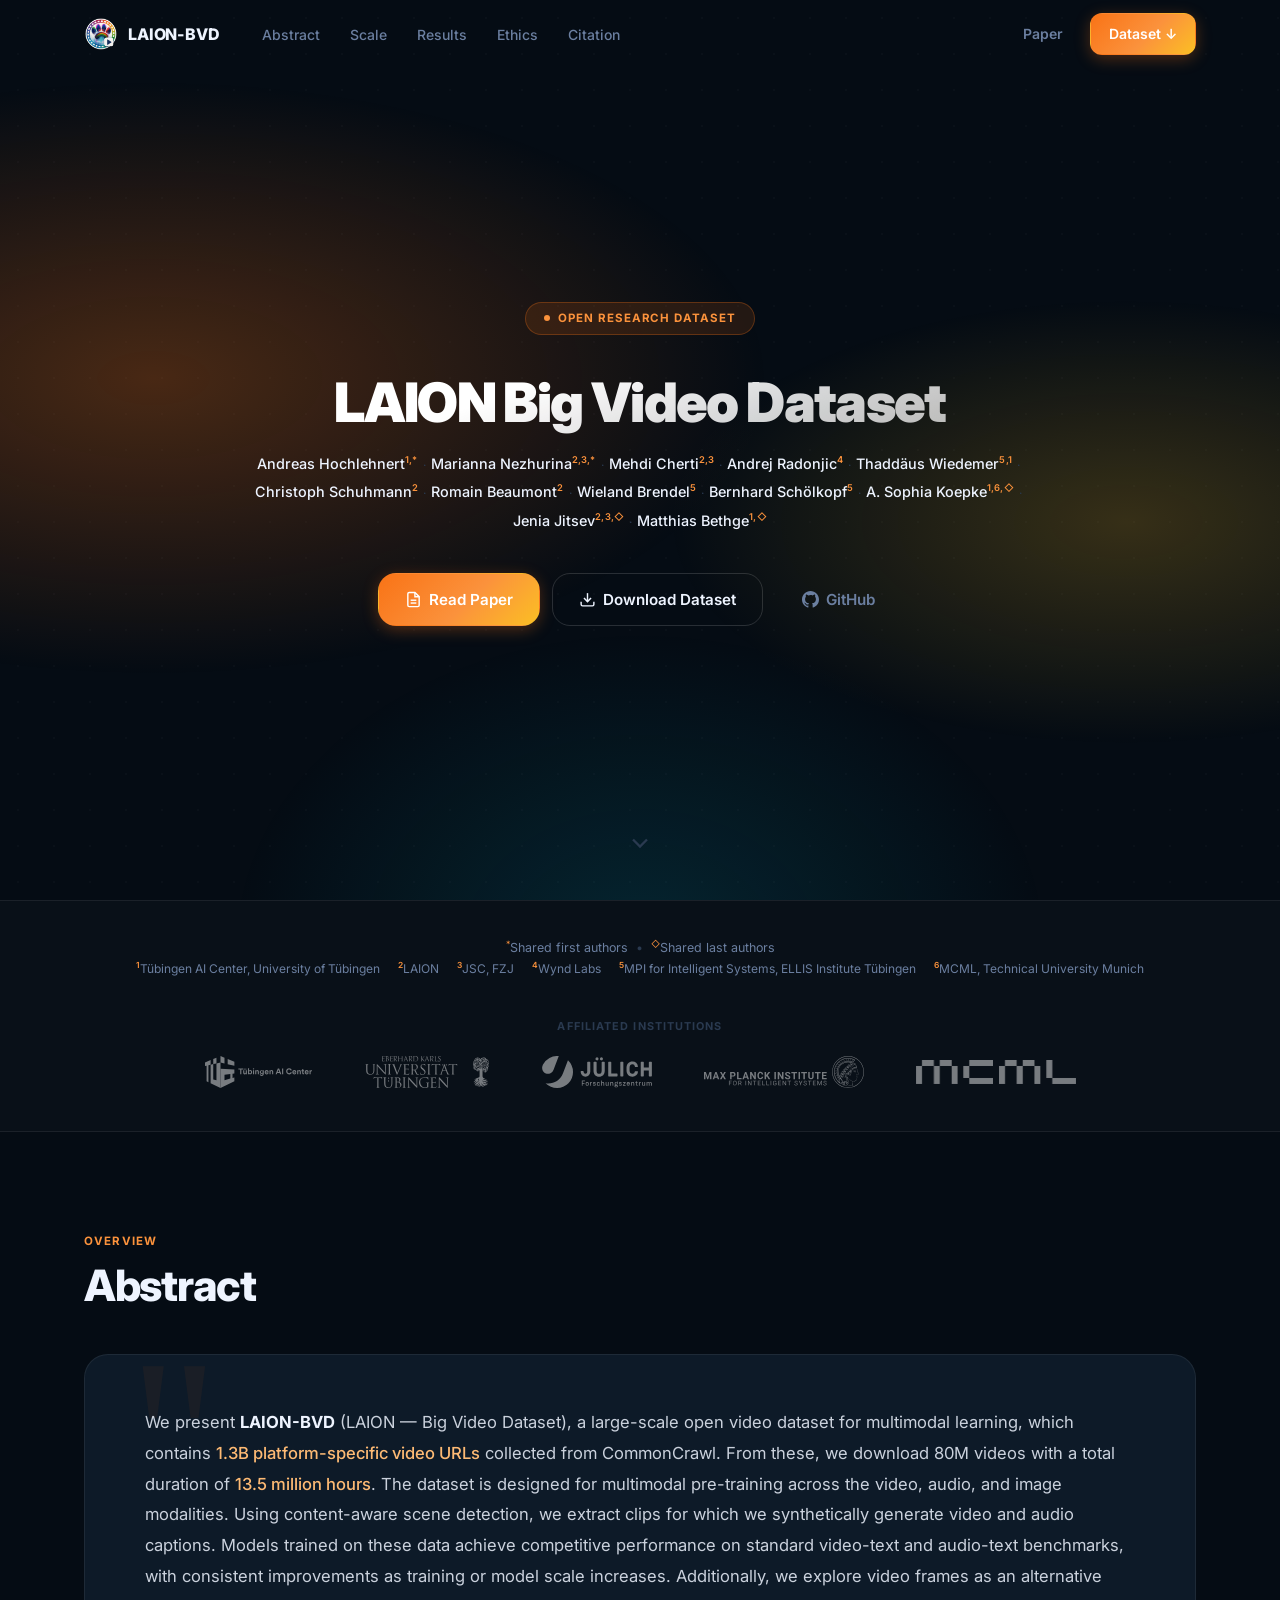
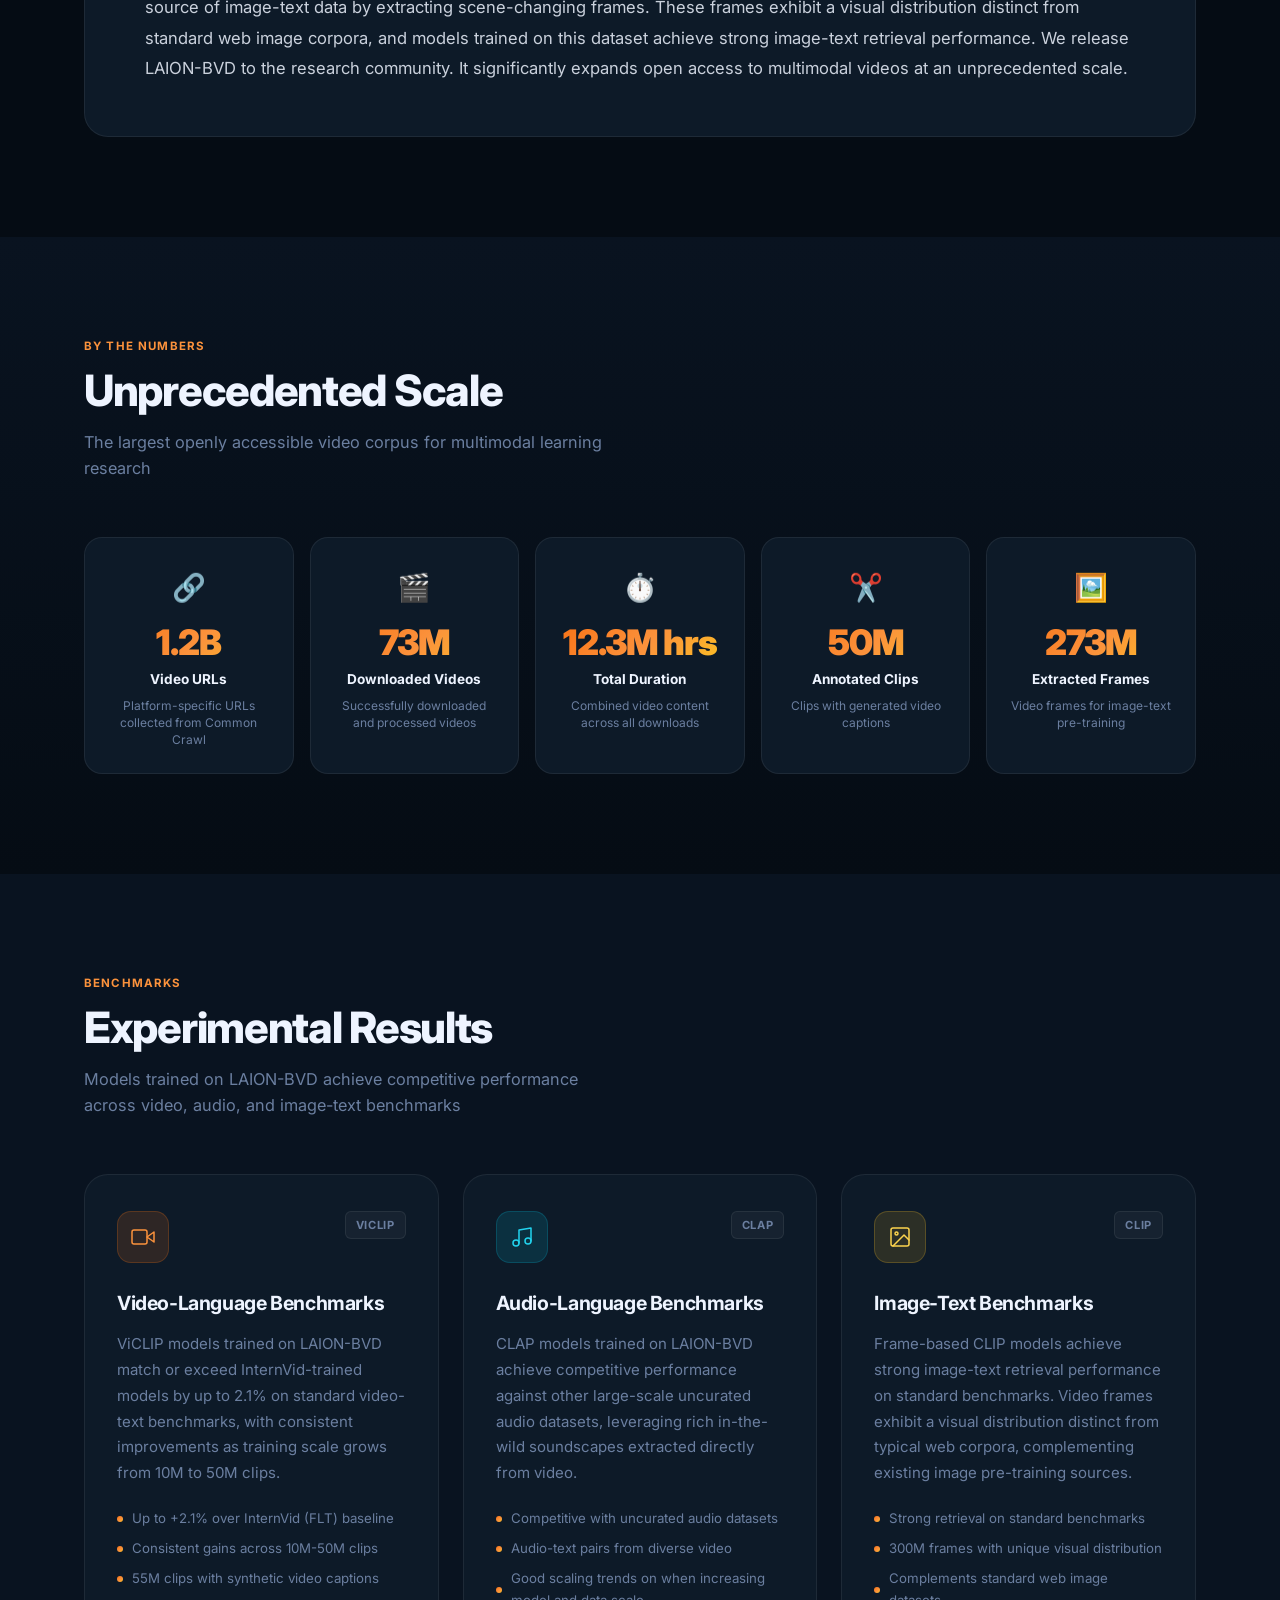
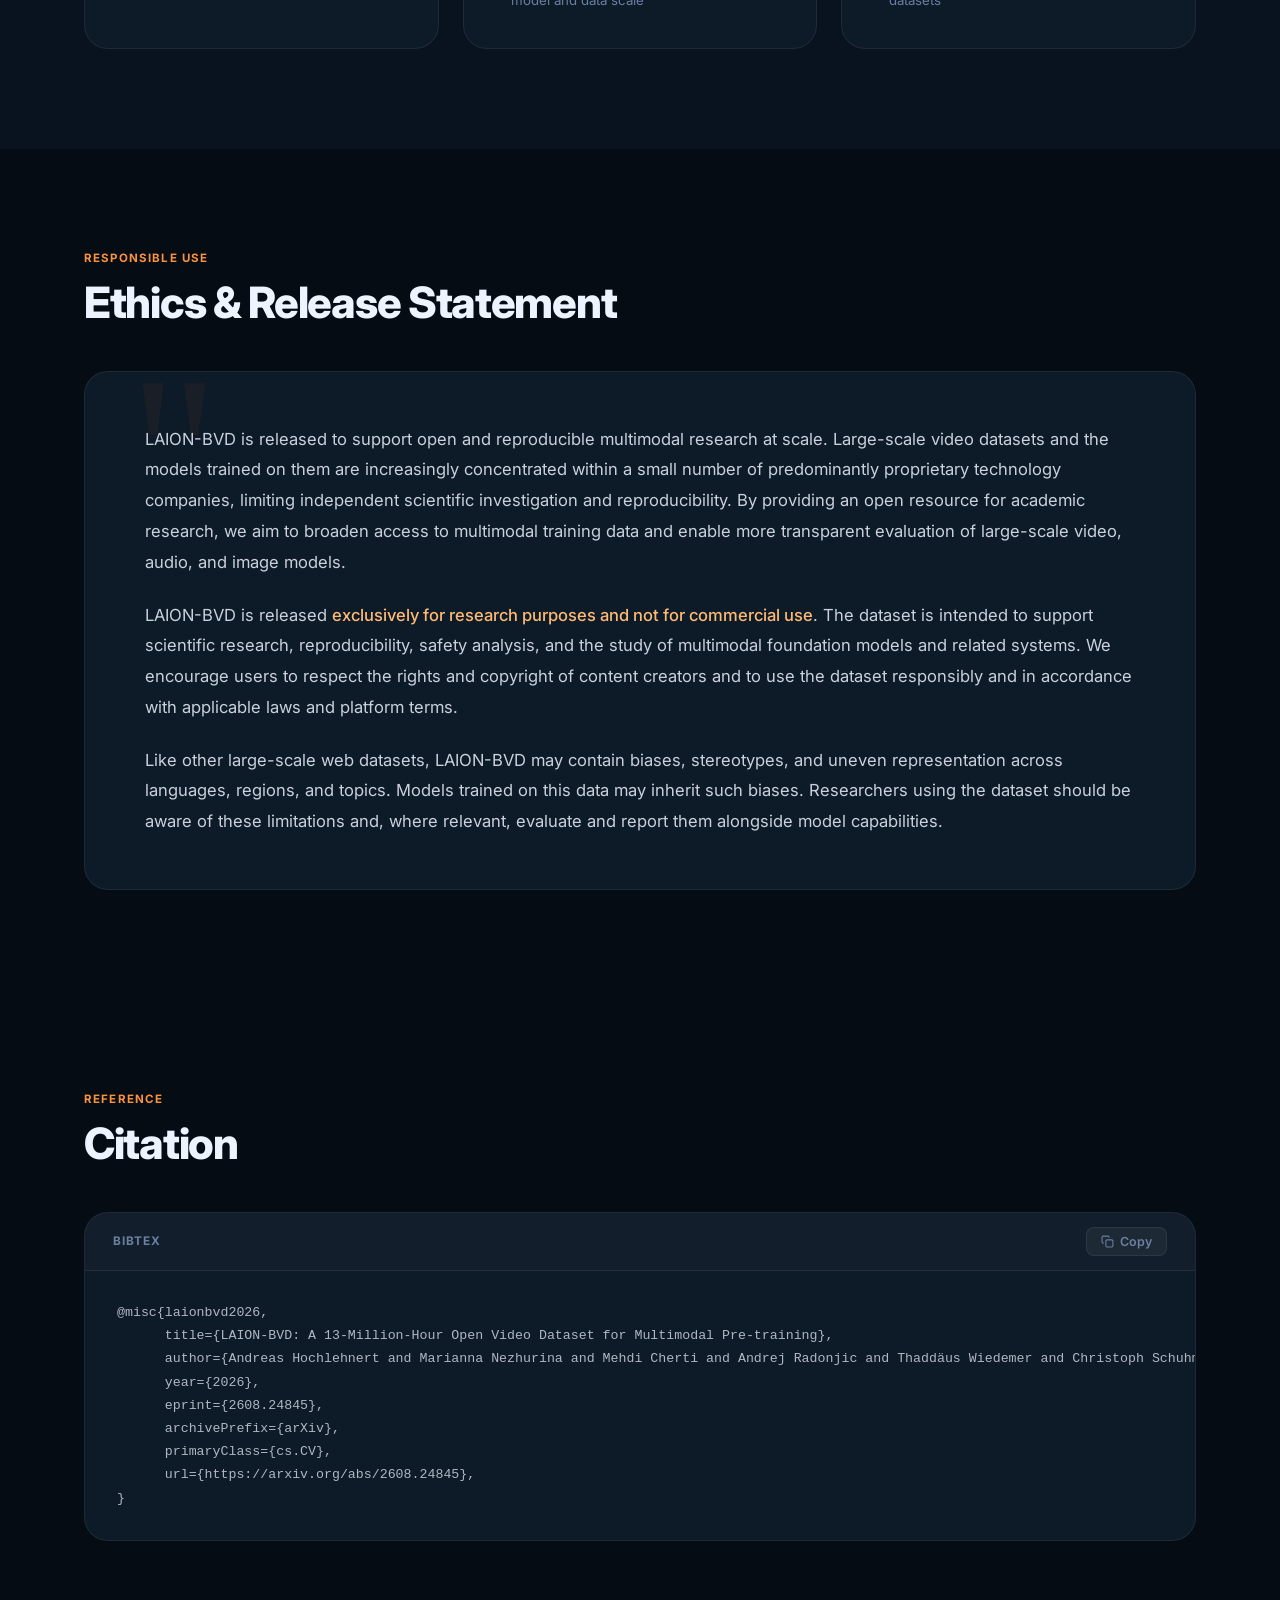
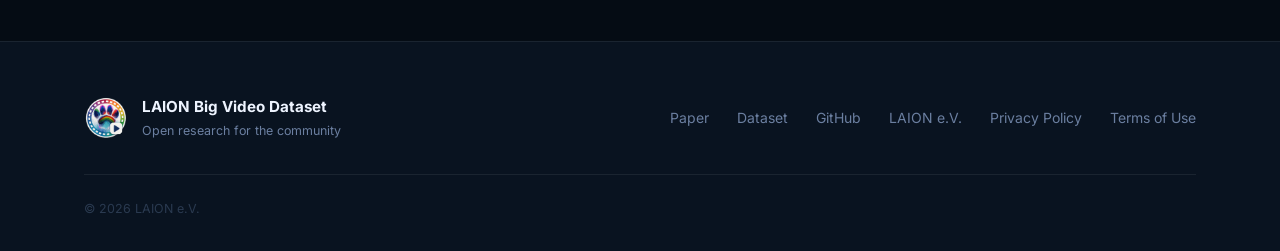
<file: docs/index.html>
<!DOCTYPE html>
<html lang="en">
<head>
    <meta charset="UTF-8">
    <meta name="viewport" content="width=device-width, initial-scale=1.0">
    <meta name="color-scheme" content="dark">
    <meta name="description" content="LAION Big Video Dataset - A 13-Million-Hour Open Video Dataset for Multimodal Pre-training">
    <title>LAION Big Video Dataset</title>
    <link rel="icon" type="image/png" href="logos/logo-128.png">
    <link rel="apple-touch-icon" href="logos/apple-touch-icon.png">
    <link rel="preconnect" href="https://fonts.googleapis.com">
    <link rel="preconnect" href="https://fonts.gstatic.com" crossorigin>
    <link href="https://fonts.googleapis.com/css2?family=Inter:wght@300;400;500;600;700;800;900&display=swap" rel="stylesheet">
    <link rel="stylesheet" href="style.css">
</head>
<body>

    <!-- ── Navbar ─────────────────────────────────── -->
    <nav class="navbar" id="navbar">
        <div class="nav-container">
            <a href="#hero" class="nav-brand">
                <img src="logos/logo-128.png" alt="LAION BVD" class="nav-logo">
                <span class="nav-wordmark">LAION-BVD</span>
            </a>
            <ul class="nav-menu" id="navMenu">
                <li><a href="#abstract"  class="nav-link">Abstract</a></li>
                <li><a href="#scale"   class="nav-link">Scale</a></li>
                <!-- <li><a href="#statistics" class="nav-link">Statistics</a></li> -->
                <li><a href="#results"   class="nav-link">Results</a></li>
                <li><a href="#ethics"    class="nav-link">Ethics</a></li>
                <li><a href="#citation"  class="nav-link">Citation</a></li>
            </ul>
            <div class="nav-actions">
                <a href="https://arxiv.org/abs/2608.24845" class="btn btn-ghost">Paper</a>
                <a href="download.html" class="btn btn-primary">Dataset&nbsp;↓</a>
            </div>
            <button class="nav-toggle" id="navToggle" aria-label="Toggle menu">
                <span></span><span></span><span></span>
            </button>
        </div>
    </nav>

    <!-- ── Hero ───────────────────────────────────── -->
    <section class="hero" id="hero">
        <div class="hero-glow"></div>
        <div class="hero-content">

            <div class="hero-badge reveal-fade">Open Research Dataset</div>

            <!-- <div class="hero-banner-wrap reveal-up">
                <img src="banner.png" alt="LAION Big Video Dataset" class="hero-banner">
            </div> -->

            <h1 class="hero-title reveal-up">LAION Big Video Dataset</h1>

            <!-- <p class="hero-subtitle reveal-up delay-2">
                A 13-Million-Hour Open Web Video Corpus for<br>
                Video, Audio, and Image-Text Pre-training
            </p> -->

            <div class="hero-authors reveal-up delay-1">
                <div class="authors-list">
                    <span class="author">Andreas Hochlehnert<sup>1,*</sup></span>
                    <span class="author-sep">&middot;</span>
                    <span class="author">Marianna Nezhurina<sup>2,3,*</sup></span>
                    <span class="author-sep">&middot;</span>
                    <span class="author">Mehdi Cherti<sup>2,3</sup></span>
                    <span class="author-sep">&middot;</span>
                    <span class="author">Andrej Radonjic<sup>4</sup></span>
                    <span class="author-sep">&middot;</span>
                    <span class="author">Thaddäus Wiedemer<sup>5,1</sup></span>
                    <span class="author-sep">&middot;</span>
                    <span class="author">Christoph Schuhmann<sup>2</sup></span>
                    <span class="author-sep">&middot;</span>
                    <span class="author">Romain Beaumont<sup>2</sup></span>
                    <span class="author-sep">&middot;</span>
                    <span class="author">Wieland Brendel<sup>5</sup></span>
                    <span class="author-sep">&middot;</span>
                    <span class="author">Bernhard Schölkopf<sup>5</sup></span>
                    <span class="author-sep">&middot;</span>
                    <span class="author">A. Sophia Koepke<sup>1,6,◇</sup></span>
                    <span class="author-sep">&middot;</span>
                    <span class="author">Jenia Jitsev<sup>2,3,◇</sup></span>
                    <span class="author-sep">&middot;</span>
                    <span class="author">Matthias Bethge<sup>1,◇</sup></span>
                </div>
                <!-- <div class="authors-note">
                    <span><sup>*</sup>Shared first authors</span>
                    <span class="authors-note-sep">&ensp;&bull;&ensp;</span>
                    <span><sup>◇</sup>Shared last authors</span>
                </div>
                <div class="authors-affils">
                    <span><sup>1</sup>Tübingen AI Center, University of Tübingen</span>
                    <span><sup>2</sup>LAION</span>
                    <span><sup>3</sup>JSC, FZJ</span>
                    <span><sup>4</sup>GRASS</span>
                    <span><sup>5</sup>MPI for Intelligent Systems, ELLIS Institute Tübingen</span>
                    <span><sup>6</sup>MCML, Technical University Munich</span>
                </div> -->
            </div>

            <!-- <div class="hero-animated reveal-up delay-5" aria-live="polite">
                <span class="anim-static">A dataset for</span>
                <span class="anim-phrase" id="animPhrase">models that see</span>
            </div> -->

            <div class="hero-cta reveal-up delay-2">
                <a href="https://arxiv.org/abs/2608.24845" class="btn btn-primary btn-lg">
                    <svg class="btn-icon" xmlns="http://www.w3.org/2000/svg" viewBox="0 0 24 24" fill="none" stroke="currentColor" stroke-width="2"><path d="M14 2H6a2 2 0 0 0-2 2v16a2 2 0 0 0 2 2h12a2 2 0 0 0 2-2V8z"/><polyline points="14 2 14 8 20 8"/><line x1="16" y1="13" x2="8" y2="13"/><line x1="16" y1="17" x2="8" y2="17"/></svg>
                    Read Paper
                </a>
                <a href="download.html" class="btn btn-outline btn-lg">
                    <svg class="btn-icon" xmlns="http://www.w3.org/2000/svg" viewBox="0 0 24 24" fill="none" stroke="currentColor" stroke-width="2"><path d="M21 15v4a2 2 0 0 1-2 2H5a2 2 0 0 1-2-2v-4"/><polyline points="7 10 12 15 17 10"/><line x1="12" y1="15" x2="12" y2="3"/></svg>
                    Download Dataset
                </a>
                <a href="https://github.com/LAION-AI/BVD" class="btn btn-ghost btn-lg">
                    <svg class="btn-icon" xmlns="http://www.w3.org/2000/svg" viewBox="0 0 24 24" fill="currentColor"><path d="M12 0C5.374 0 0 5.373 0 12c0 5.302 3.438 9.8 8.207 11.387.599.111.793-.261.793-.577v-2.234c-3.338.726-4.033-1.416-4.033-1.416-.546-1.387-1.333-1.756-1.333-1.756-1.089-.745.083-.729.083-.729 1.205.084 1.839 1.237 1.839 1.237 1.07 1.834 2.807 1.304 3.492.997.107-.775.418-1.305.762-1.604-2.665-.305-5.467-1.334-5.467-5.931 0-1.311.469-2.381 1.236-3.221-.124-.303-.535-1.524.117-3.176 0 0 1.008-.322 3.301 1.23A11.509 11.509 0 0 1 12 5.803c1.02.005 2.047.138 3.006.404 2.291-1.552 3.297-1.23 3.297-1.23.653 1.653.242 2.874.118 3.176.77.84 1.235 1.911 1.235 3.221 0 4.609-2.807 5.624-5.479 5.921.43.372.823 1.102.823 2.222v3.293c0 .319.192.694.801.576C20.566 21.797 24 17.3 24 12c0-6.627-5.373-12-12-12z"/></svg>
                    GitHub
                </a>
            </div>

        </div>
        <a href="#scale" class="scroll-cue" aria-label="Scroll down">
            <svg xmlns="http://www.w3.org/2000/svg" viewBox="0 0 24 24" fill="none" stroke="currentColor" stroke-width="2"><polyline points="6 9 12 15 18 9"/></svg>
        </a>
    </section>

    <!-- ── Affiliations ──────────────────────────── -->
    <div class="affil-strip">
        <div class="container">
            <div class="authors-note">
                <span><sup>*</sup>Shared first authors</span>
                <span class="authors-note-sep">&ensp;&bull;&ensp;</span>
                <span><sup>◇</sup>Shared last authors</span>
            </div>
            <div class="authors-affils" style="margin-bottom: 40px;">
                <span><sup>1</sup>Tübingen AI Center, University of Tübingen</span>
                <span><sup>2</sup>LAION</span>
                <span><sup>3</sup>JSC, FZJ</span>
                <span><sup>4</sup>Wynd Labs</span>
                <span><sup>5</sup>MPI for Intelligent Systems, ELLIS Institute Tübingen</span>
                <span><sup>6</sup>MCML, Technical University Munich</span>
            </div>
            <p class="affil-label">Affiliated Institutions</p>
            <div class="affil-logos">
                <a href="https://tuebingen.ai/" target="_blank" rel="noopener noreferrer"><img src="logos/logo-tueai.svg"                alt="Tübingen AI Center"      class="affil-logo"></a>
                <a href="https://uni-tuebingen.de/en/" target="_blank" rel="noopener noreferrer"><img src="logos/logo-uni-tue-red.svg"          alt="University of Tübingen"  class="affil-logo"></a>
                <!-- <img src="logos/laion-logo.svg"                alt="LAION"                   class="affil-logo affil-logo--color"> -->
                <a href="https://www.fz-juelich.de/en" target="_blank" rel="noopener noreferrer"><img src="logos/fz-juelich.svg"                alt="Forschungszentrum Jülich" class="affil-logo"></a>
                <!-- <img src="logos/grass-horizontal-logo.svg"     alt="GRASS"                   class="affil-logo"> -->
                <a href="https://is.mpg.de/en/" target="_blank" rel="noopener noreferrer"><img src="logos/logo-mpi-is-en-green.svg"      alt="MPI for Intelligent Systems" class="affil-logo"></a>
                <a href="https://mcml.ai/" target="_blank" rel="noopener noreferrer"><img src="logos/MCML_Logo_os.png"              alt="MCML"                    class="affil-logo"></a>
            </div>
        </div>
    </div>

    <!-- ── Abstract ───────────────────────────────── -->
    <section class="abstract-section" id="abstract">
        <div class="container">
            <p class="section-eyebrow">Overview</p>
            <h2 class="section-title">Abstract</h2>

            <div class="abstract-card reveal-up">
                <p>
                    We present <strong>LAION-BVD</strong> (LAION &mdash; Big Video Dataset), a large-scale open video dataset for multimodal learning, which contains <em>1.3B platform-specific video URLs</em> collected from CommonCrawl. From these, we download 80M videos with a total duration of <em>13.5 million hours</em>. The dataset is designed for multimodal pre-training across the video, audio, and image modalities.
                    Using content-aware scene detection, we extract clips for which we synthetically generate video and audio captions. Models trained on these data achieve competitive performance on standard video-text and audio-text benchmarks, with consistent improvements as training or model scale increases.
                    Additionally, we explore video frames as an alternative source of image-text data by extracting scene-changing frames. These frames exhibit a visual distribution distinct from standard web image corpora, and models trained on this dataset achieve strong image-text retrieval performance.
                    We release LAION-BVD to the research community. It significantly expands open access to multimodal videos at an unprecedented scale.
                </p>
            </div>
        </div>
    </section>

    <!-- ── Stats ──────────────────────────────────── -->
    <section class="stats-section" id="scale">
        <div class="container">
            <p class="section-eyebrow">By the Numbers</p>
            <h2 class="section-title">Unprecedented Scale</h2>
            <p class="section-desc">The largest openly accessible video corpus for multimodal learning research</p>

            <div class="stats-grid">
                <div class="stat-card reveal-up">
                    <div class="stat-emoji">🔗</div>
                    <div class="stat-number" data-val="1.3" data-dec="1" data-suffix="B">0</div>
                    <div class="stat-label">Video URLs</div>
                    <p class="stat-desc">Platform-specific URLs collected from Common Crawl</p>
                </div>
                <div class="stat-card reveal-up delay-1">
                    <div class="stat-emoji">🎬</div>
                    <div class="stat-number" data-val="80" data-suffix="M">0</div>
                    <div class="stat-label">Downloaded Videos</div>
                    <p class="stat-desc">Successfully downloaded and processed videos</p>
                </div>
                <div class="stat-card reveal-up delay-2">
                    <div class="stat-emoji">⏱️</div>
                    <div class="stat-number" data-val="13.5" data-dec="1" data-suffix="M hrs">0</div>
                    <div class="stat-label">Total Duration</div>
                    <p class="stat-desc">Combined video content across all downloads</p>
                </div>
                <div class="stat-card reveal-up delay-3">
                    <div class="stat-emoji">✂️</div>
                    <div class="stat-number" data-val="55" data-suffix="M">0</div>
                    <div class="stat-label">Annotated Clips</div>
                    <p class="stat-desc">Clips with generated video captions</p>
                </div>
                <div class="stat-card reveal-up delay-4">
                    <div class="stat-emoji">🖼️</div>
                    <div class="stat-number" data-val="300" data-suffix="M">0</div>
                    <div class="stat-label">Extracted Frames</div>
                    <p class="stat-desc">Video frames for image-text pre-training</p>
                </div>
            </div>
        </div>
    </section>
    <!-- ── Dataset Statistics ────────────────────── -->
    <!-- 
    <section class="abstract-section" id="statistics">
        <div class="container">
            <p class="section-eyebrow">Dataset</p>
            <h2 class="section-title">Dataset Statistics</h2>
            <div class="reveal-up" style="text-align:center; margin-top:2rem;">
                <img src="images/stats_inverted.svg" alt="LAION-BVD dataset statistics" style="max-width:100%; height:auto;">
            </div>
        </div>
    </section> -->

    <!-- ── Features ───────────────────────────────── -->
    <section class="features-section" id="results">
        <div class="container">
            <p class="section-eyebrow">Benchmarks</p>
            <h2 class="section-title">Experimental Results</h2>
            <p class="section-desc">Models trained on LAION-BVD achieve competitive performance across video, audio, and image-text benchmarks</p>

            <div class="features-grid">

                <div class="feature-card reveal-up">
                    <div class="feature-top">
                        <div class="feature-icon feat-video">
                            <svg xmlns="http://www.w3.org/2000/svg" viewBox="0 0 24 24" fill="none" stroke="currentColor" stroke-width="1.5" stroke-linecap="round" stroke-linejoin="round"><polygon points="23 7 16 12 23 17 23 7"/><rect x="1" y="5" width="15" height="14" rx="2" ry="2"/></svg>
                        </div>
                        <span class="feature-tag">ViCLIP</span>
                    </div>
                    <h3>Video-Language Benchmarks</h3>
                    <p>ViCLIP models trained on LAION-BVD match or exceed InternVid-trained models by up to 2.1% on standard video-text benchmarks, with consistent improvements as training scale grows from 10M to 50M clips.</p>
                    <ul class="feature-bullets">
                        <li>Up to +2.1% over InternVid (FLT) baseline</li>
                        <li>Consistent gains across 10M-50M clips</li>
                        <li>55M clips with synthetic video captions</li>
                    </ul>
                </div>

                <div class="feature-card reveal-up delay-1">
                    <div class="feature-top">
                        <div class="feature-icon feat-audio">
                            <svg xmlns="http://www.w3.org/2000/svg" viewBox="0 0 24 24" fill="none" stroke="currentColor" stroke-width="1.5" stroke-linecap="round" stroke-linejoin="round"><path d="M9 18V5l12-2v13"/><circle cx="6" cy="18" r="3"/><circle cx="18" cy="16" r="3"/></svg>
                        </div>
                        <span class="feature-tag">CLAP</span>
                    </div>
                    <h3>Audio-Language Benchmarks</h3>
                    <p>CLAP models trained on LAION-BVD achieve competitive performance against other large-scale uncurated audio datasets, leveraging rich in-the-wild soundscapes extracted directly from video.</p>
                    <ul class="feature-bullets">
                        <li>Competitive with uncurated audio datasets</li>
                        <li>Audio-text pairs from diverse video</li>
                        <li>Good scaling trends on when increasing model and data scale</li>
                    </ul>
                </div>

                <div class="feature-card reveal-up delay-2">
                    <div class="feature-top">
                        <div class="feature-icon feat-image">
                            <svg xmlns="http://www.w3.org/2000/svg" viewBox="0 0 24 24" fill="none" stroke="currentColor" stroke-width="1.5" stroke-linecap="round" stroke-linejoin="round"><rect x="3" y="3" width="18" height="18" rx="2" ry="2"/><circle cx="8.5" cy="8.5" r="1.5"/><polyline points="21 15 16 10 5 21"/></svg>
                        </div>
                        <span class="feature-tag">CLIP</span>
                    </div>
                    <h3>Image-Text Benchmarks</h3>
                    <p>Frame-based CLIP models achieve strong image-text retrieval performance on standard benchmarks. Video frames exhibit a visual distribution distinct from typical web corpora, complementing existing image pre-training sources.</p>
                    <ul class="feature-bullets">
                        <li>Strong retrieval on standard benchmarks</li>
                        <li>300M frames with unique visual distribution</li>
                        <li>Complements standard web image datasets</li>
                    </ul>
                </div>

            </div>
        </div>
    </section>

    <!-- ── Ethics ────────────────────────────────── -->
    <section class="abstract-section" id="ethics">
        <div class="container">
            <p class="section-eyebrow">Responsible Use</p>
            <h2 class="section-title">Ethics &amp; Release Statement</h2>

            <div class="abstract-card reveal-up">
                <p>
                    LAION-BVD is released to support open and reproducible multimodal research at scale. Large-scale video datasets and the models trained on them are increasingly concentrated within a small number of predominantly proprietary technology companies, limiting independent scientific investigation and reproducibility. By providing an open resource for academic research, we aim to broaden access to multimodal training data and enable more transparent evaluation of large-scale video, audio, and image models.
                </p>
                <p style="margin-top: 1rem;">
                    LAION-BVD is released <em>exclusively for research purposes and not for commercial use</em>. The dataset is intended to support scientific research, reproducibility, safety analysis, and the study of multimodal foundation models and related systems. We encourage users to respect the rights and copyright of content creators and to use the dataset responsibly and in accordance with applicable laws and platform terms.
                </p>
                <p style="margin-top: 1rem;">
                    Like other large-scale web datasets, LAION-BVD may contain biases, stereotypes, and uneven representation across languages, regions, and topics. Models trained on this data may inherit such biases. Researchers using the dataset should be aware of these limitations and, where relevant, evaluate and report them alongside model capabilities.
                </p>
            </div>
        </div>
    </section>

    <!-- ── Citation ───────────────────────────────── -->
    <section class="citation-section" id="citation">
        <div class="container">
            <p class="section-eyebrow">Reference</p>
            <h2 class="section-title">Citation</h2>

            <div class="citation-card reveal-up">
                <div class="citation-header">
                    <span class="citation-lang">BibTeX</span>
                    <button class="copy-btn" id="copyBtn">
                        <svg xmlns="http://www.w3.org/2000/svg" viewBox="0 0 24 24" fill="none" stroke="currentColor" stroke-width="2"><rect x="9" y="9" width="13" height="13" rx="2" ry="2"/><path d="M5 15H4a2 2 0 0 1-2-2V4a2 2 0 0 1 2-2h9a2 2 0 0 1 2 2v1"/></svg>
                        Copy
                    </button>
                </div>
                <pre class="citation-pre" id="citationCode">@misc{laionbvd2026,
      title={LAION-BVD: A 13-Million-Hour Open Video Dataset for Multimodal Pre-training}, 
      author={Andreas Hochlehnert and Marianna Nezhurina and Mehdi Cherti and Andrej Radonjic and Thaddäus Wiedemer and Christoph Schuhmann and Romain Beaumont and Wieland Brendel and Bernhard Schölkopf and A. Sophia Koepke and Jenia Jitsev and Matthias Bethge},
      year={2026},
      eprint={2608.24845},
      archivePrefix={arXiv},
      primaryClass={cs.CV},
      url={https://arxiv.org/abs/2608.24845}, 
}</pre>
            </div>
        </div>
    </section>

    <!-- ── Footer ─────────────────────────────────── -->
    <footer class="footer">
        <div class="container">
            <div class="footer-body">
                <div class="footer-brand">
                    <img src="logos/logo-128.png" alt="LAION BVD" class="footer-logo">
                    <div>
                        <div class="footer-name">LAION Big Video Dataset</div>
                        <div class="footer-tagline">Open research for the community</div>
                    </div>
                </div>
                <nav class="footer-links">
                    <a href="https://arxiv.org/abs/2608.24845">Paper</a>
                    <a href="download.html">Dataset</a>
                    <a href="https://github.com/LAION-AI/BVD">GitHub</a>
                    <a href="https://laion.ai">LAION e.V.</a>
                    <a href="https://github.com/LAION-AI/BVD/blob/main/assets/bvd_privacy_policy.pdf" target="_blank" rel="noopener noreferrer">Privacy Policy</a>
                    <a href="https://github.com/LAION-AI/BVD/blob/main/assets/bvd_terms_of_use.pdf" target="_blank" rel="noopener noreferrer">Terms of Use</a>
                </nav>
            </div>
            <div class="footer-rule">
                <span>&copy; 2026 LAION e.V.</span>
            </div>
        </div>
    </footer>

    <script src="main.js"></script>
</body>
</html>
</file>
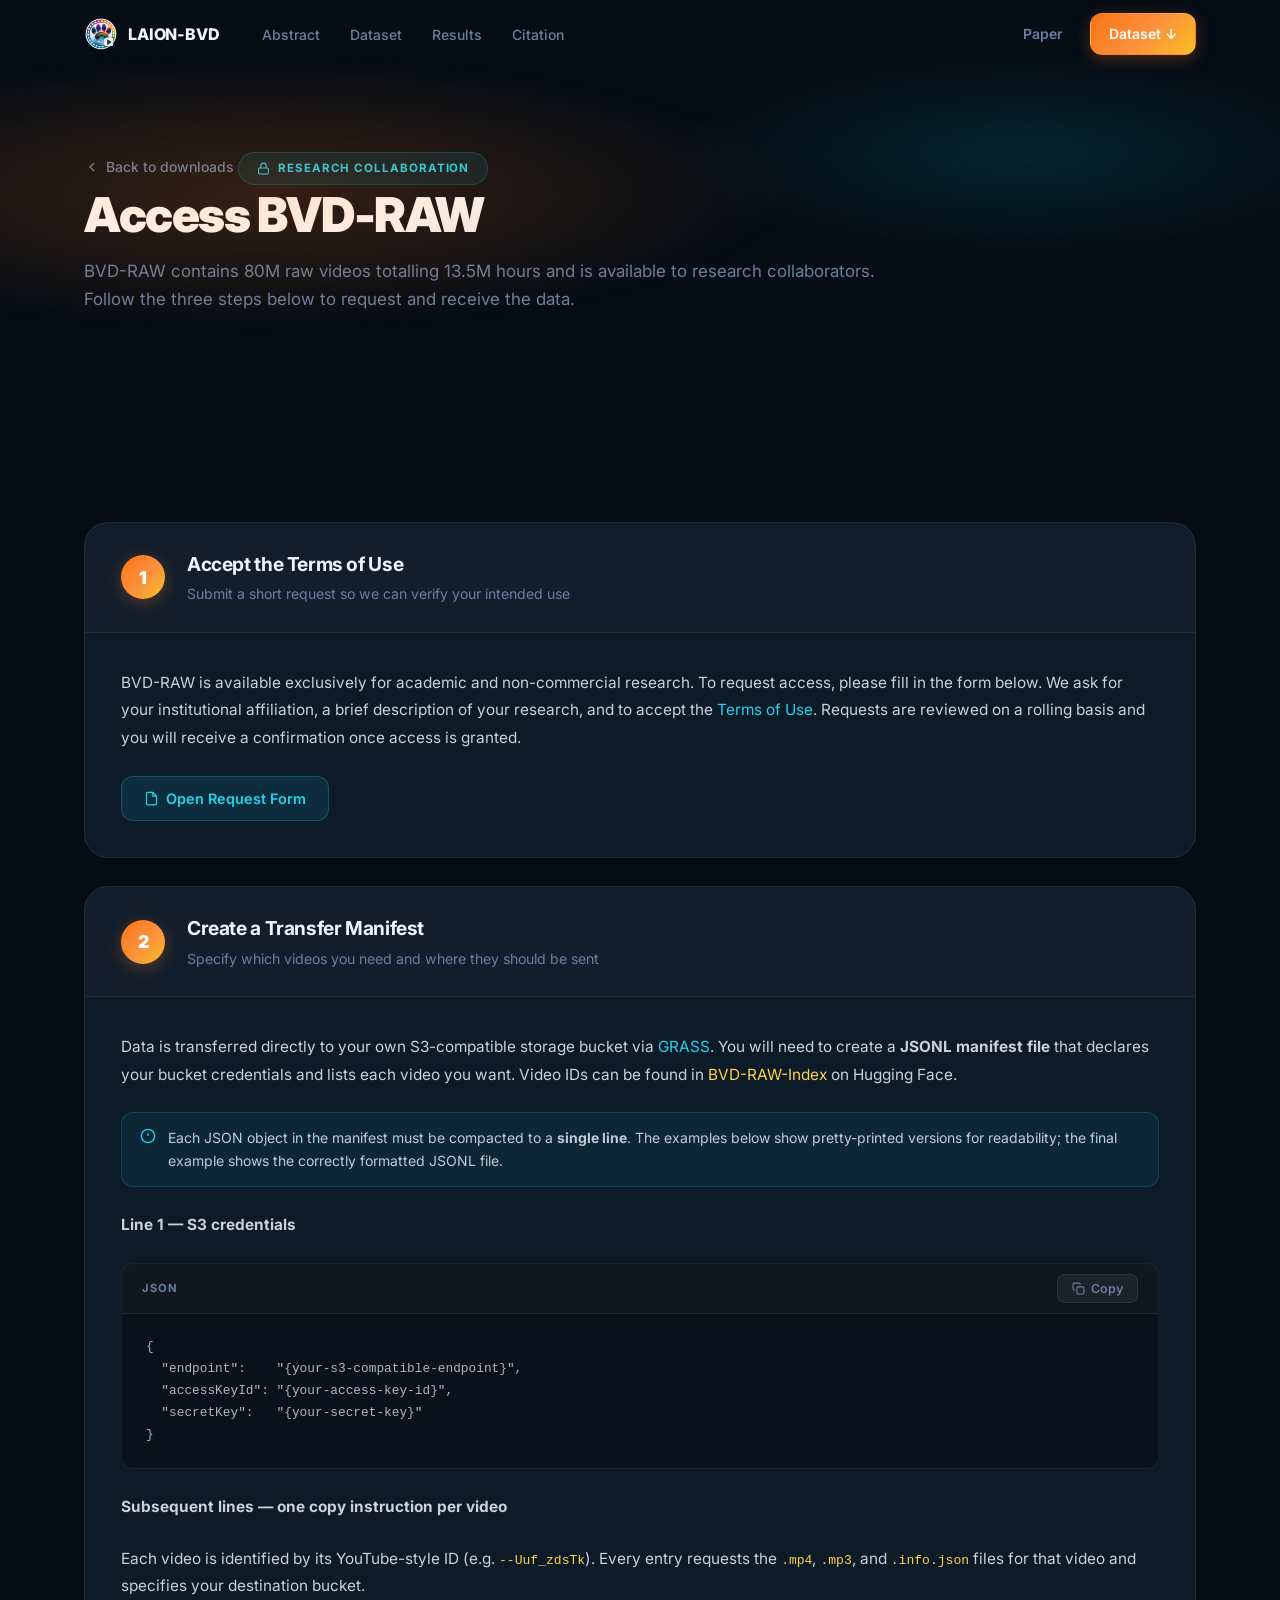
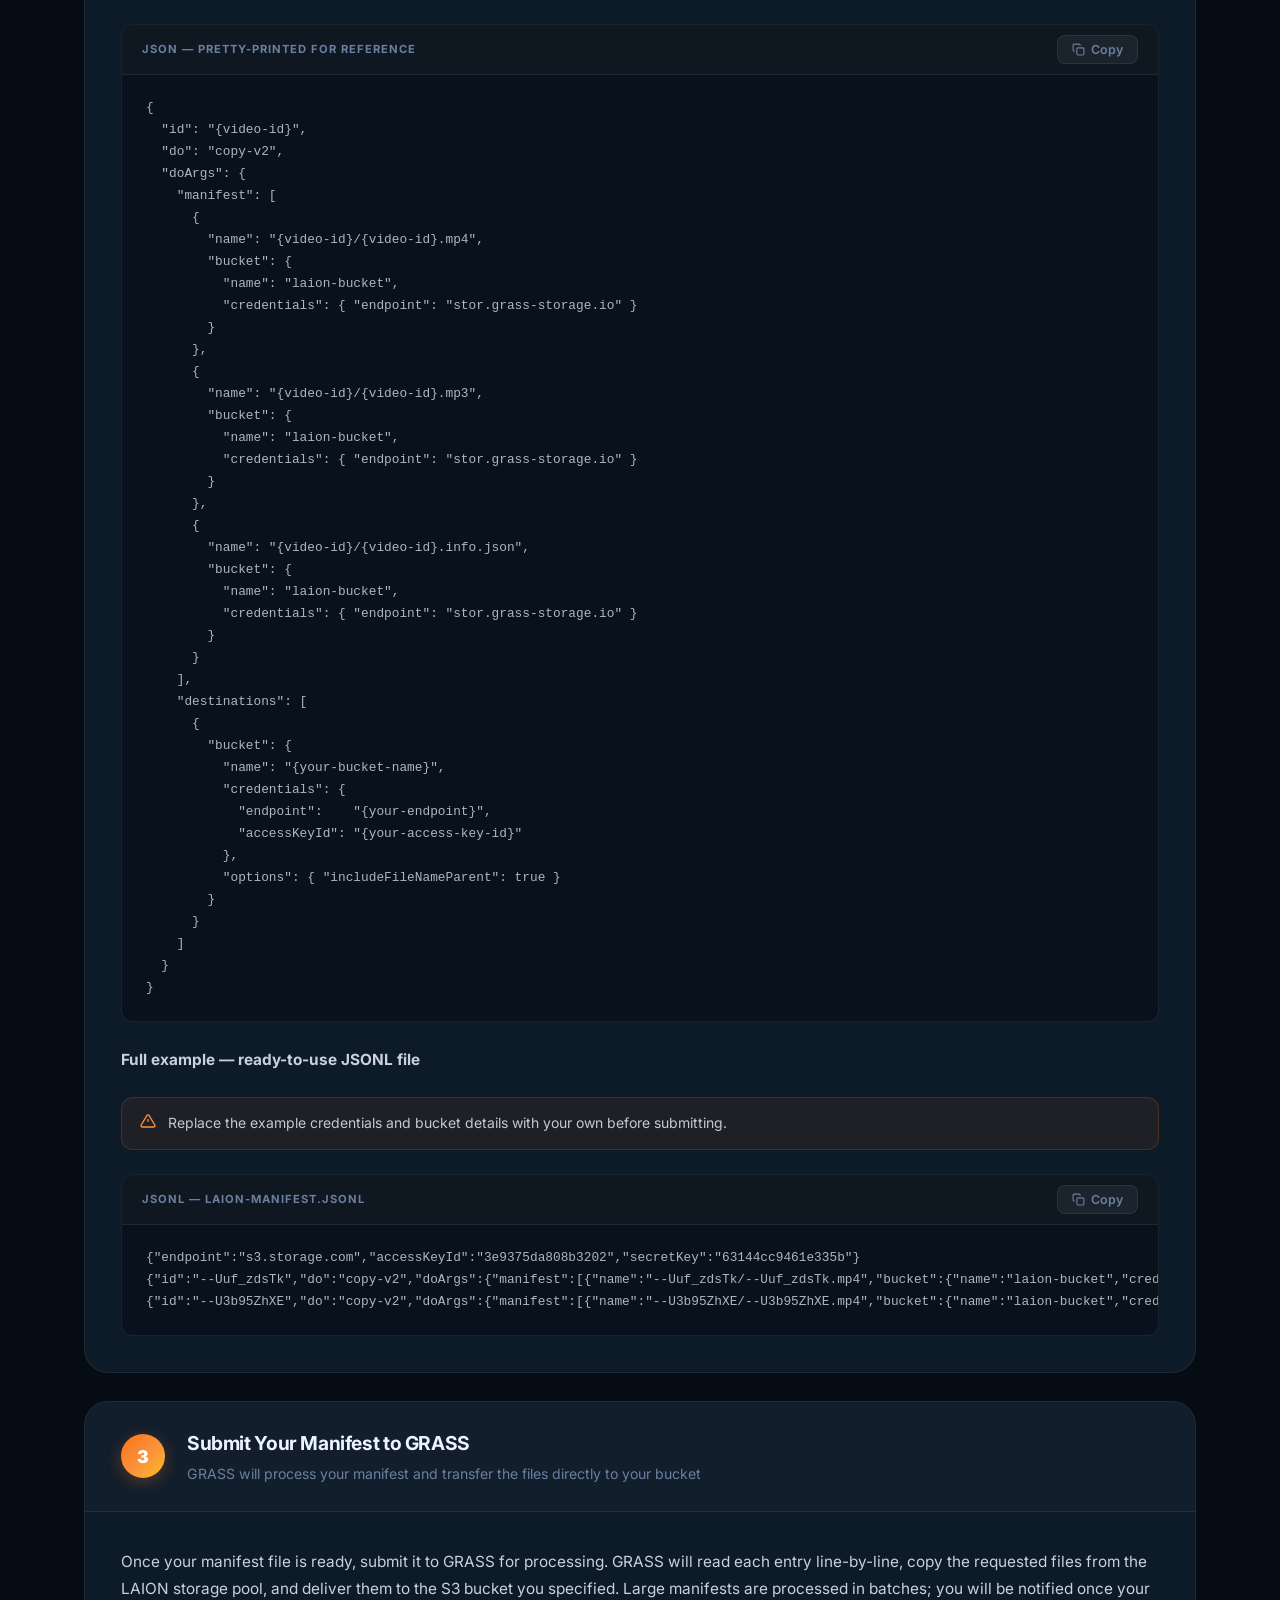
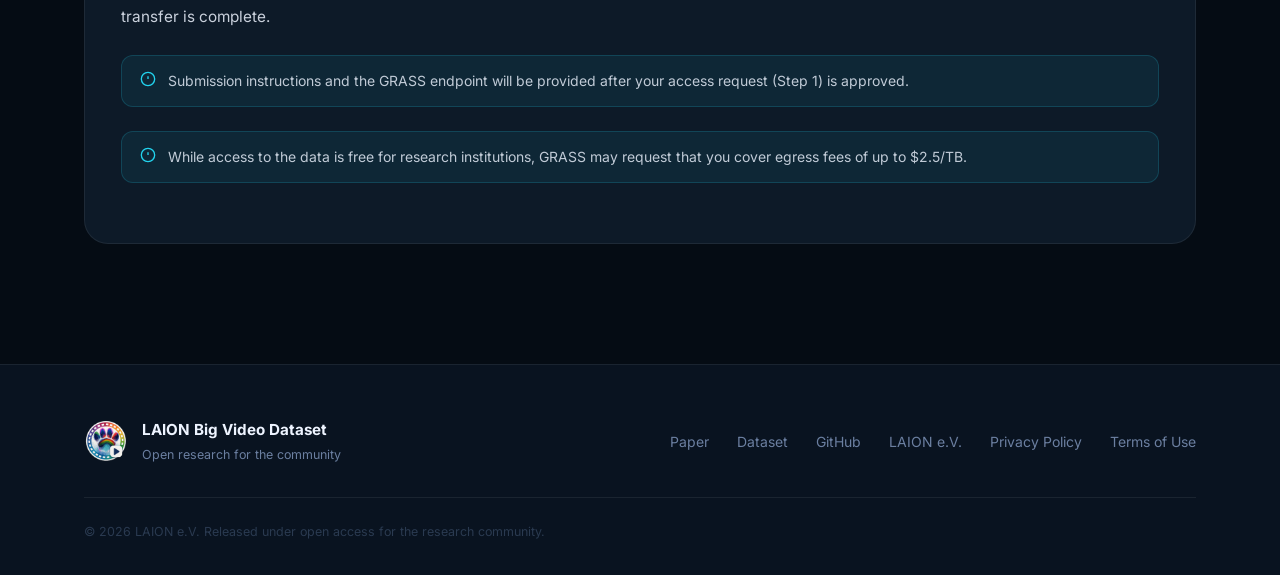
<file: docs/bvd-raw-access.html>
<!DOCTYPE html>
<html lang="en">
<head>
    <meta charset="UTF-8">
    <meta name="viewport" content="width=device-width, initial-scale=1.0">
    <meta name="color-scheme" content="dark">
    <meta name="description" content="How to access BVD-RAW — the 80M-video, 13.5M-hour raw pool from LAION Big Video Dataset">
    <title>BVD-RAW Access — LAION Big Video Dataset</title>
    <link rel="icon" type="image/png" href="logos/logo-128.png">
    <link rel="apple-touch-icon" href="logos/apple-touch-icon.png">
    <link rel="preconnect" href="https://fonts.googleapis.com">
    <link rel="preconnect" href="https://fonts.gstatic.com" crossorigin>
    <link href="https://fonts.googleapis.com/css2?family=Inter:wght@300;400;500;600;700;800;900&display=swap" rel="stylesheet">
    <link rel="stylesheet" href="style.css">
</head>
<body>

    <!-- ── Navbar ─────────────────────────────────── -->
    <nav class="navbar scrolled" id="navbar">
        <div class="nav-container">
            <a href="index.html" class="nav-brand">
                <img src="logos/logo-128.png" alt="LAION BVD" class="nav-logo">
                <span class="nav-wordmark">LAION-BVD</span>
            </a>
            <ul class="nav-menu" id="navMenu">
                <li><a href="index.html#abstract" class="nav-link">Abstract</a></li>
                <li><a href="index.html#scale"  class="nav-link">Dataset</a></li>
                <li><a href="index.html#results"  class="nav-link">Results</a></li>
                <li><a href="index.html#citation" class="nav-link">Citation</a></li>
            </ul>
            <div class="nav-actions">
                <a href="https://arxiv.org/abs/2608.24845" class="btn btn-ghost">Paper</a>
                <a href="download.html" class="btn btn-primary">Dataset&nbsp;↓</a>
            </div>
            <button class="nav-toggle" id="navToggle" aria-label="Toggle menu">
                <span></span><span></span><span></span>
            </button>
        </div>
    </nav>

    <!-- ── Page Header ──────────────────────────────── -->
    <section class="dl-hero">
        <div class="dl-hero-glow"></div>
        <div class="container">
            <a href="download.html" class="dl-back">
                <svg xmlns="http://www.w3.org/2000/svg" viewBox="0 0 24 24" fill="none" stroke="currentColor" stroke-width="2"><polyline points="15 18 9 12 15 6"/></svg>
                Back to downloads
            </a>
            <div class="restricted-badge">
                <svg xmlns="http://www.w3.org/2000/svg" viewBox="0 0 24 24" fill="none" stroke="currentColor" stroke-width="2" width="13" height="13"><rect x="3" y="11" width="18" height="11" rx="2" ry="2"/><path d="M7 11V7a5 5 0 0 1 10 0v4"/></svg>
                Research Collaboration
            </div>
            <h1 class="dl-title">Access BVD-RAW</h1>
            <p class="dl-subtitle">BVD-RAW contains 80M raw videos totalling 13.5M hours and is available to research collaborators.<br>Follow the three steps below to request and receive the data.</p>
        </div>
    </section>

    <!-- ── Steps ────────────────────────────────────── -->
    <main class="access-section">
        <div class="container">

            <div class="steps-list">

                <!-- ── Step 1 ── -->
                <div class="step-card reveal-up">
                    <div class="step-header">
                        <div class="step-num">1</div>
                        <div class="step-header-text">
                            <h3>Accept the Terms of Use</h3>
                            <p>Submit a short request so we can verify your intended use</p>
                        </div>
                    </div>
                    <div class="step-body">
                        <p>
                            BVD-RAW is available exclusively for academic and non-commercial research. To request access,
                            please fill in the form below. We ask for your institutional affiliation, a brief description
                            of your research, and to accept the
                            <a href="https://github.com/LAION-AI/BVD/blob/main/assets/bvd_terms_of_use.pdf" target="_blank" rel="noopener noreferrer" style="color:#22d3ee;">Terms of Use</a>.
                            Requests are reviewed on a
                            rolling basis and you will receive a confirmation once access is granted.
                        </p>
                        <div class="step-action">
                            <a href="https://forms.gle/sdFsQRyRr6YAx2eJ8" target="_blank" rel="noopener noreferrer" class="btn-access">
                                <svg class="btn-icon" xmlns="http://www.w3.org/2000/svg" viewBox="0 0 24 24" fill="none" stroke="currentColor" stroke-width="2"><path d="M14 2H6a2 2 0 0 0-2 2v16a2 2 0 0 0 2 2h12a2 2 0 0 0 2-2V8z"/><polyline points="14 2 14 8 20 8"/></svg>
                                Open Request Form
                            </a>
                        </div>
                    </div>
                </div>

                <!-- ── Step 2 ── -->
                <div class="step-card reveal-up delay-1">
                    <div class="step-header">
                        <div class="step-num">2</div>
                        <div class="step-header-text">
                            <h3>Create a Transfer Manifest</h3>
                            <p>Specify which videos you need and where they should be sent</p>
                        </div>
                    </div>
                    <div class="step-body">
                        <p>
                            Data is transferred directly to your own S3-compatible storage bucket via
                            <a href="https://grass.io" target="_blank" rel="noopener noreferrer" style="color:#22d3ee;">GRASS</a>.
                            You will need to create a <strong>JSONL manifest file</strong> that declares your bucket credentials
                            and lists each video you want. Video IDs can be found in
                            <a href="https://huggingface.co/datasets/laion/BVD-RAW-Index" target="_blank" rel="noopener noreferrer" style="color:#fcd34d;">BVD-RAW-Index</a>
                            on Hugging Face.
                        </p>

                        <div class="step-note">
                            <svg xmlns="http://www.w3.org/2000/svg" viewBox="0 0 24 24" fill="none" stroke="currentColor" stroke-width="2" width="16" height="16"><circle cx="12" cy="12" r="10"/><line x1="12" y1="8" x2="12" y2="12"/><line x1="12" y1="16" x2="12.01" y2="16"/></svg>
                            <span>Each JSON object in the manifest must be compacted to a <strong>single line</strong>. The examples below show pretty-printed versions for readability; the final example shows the correctly formatted JSONL file.</span>
                        </div>

                        <!-- Credentials -->
                        <p><strong>Line 1 — S3 credentials</strong></p>
                        <div class="code-card">
                            <div class="code-card-header">
                                <span class="code-lang">JSON</span>
                                <button class="copy-btn" data-target="cred-code">
                                    <svg xmlns="http://www.w3.org/2000/svg" viewBox="0 0 24 24" fill="none" stroke="currentColor" stroke-width="2"><rect x="9" y="9" width="13" height="13" rx="2" ry="2"/><path d="M5 15H4a2 2 0 0 1-2-2V4a2 2 0 0 1 2-2h9a2 2 0 0 1 2 2v1"/></svg>
                                    Copy
                                </button>
                            </div>
                            <pre class="code-pre" id="cred-code">{
  "endpoint":    "{your-s3-compatible-endpoint}",
  "accessKeyId": "{your-access-key-id}",
  "secretKey":   "{your-secret-key}"
}</pre>
                        </div>

                        <!-- Copy instruction -->
                        <p><strong>Subsequent lines — one copy instruction per video</strong></p>
                        <p>
                            Each video is identified by its YouTube-style ID (e.g. <code style="font-family:monospace;color:#fcd34d;font-size:.85em;">--Uuf_zdsTk</code>).
                            Every entry requests the <code style="font-family:monospace;color:#fcd34d;font-size:.85em;">.mp4</code>,
                            <code style="font-family:monospace;color:#fcd34d;font-size:.85em;">.mp3</code>, and
                            <code style="font-family:monospace;color:#fcd34d;font-size:.85em;">.info.json</code> files for that video
                            and specifies your destination bucket.
                        </p>
                        <div class="code-card">
                            <div class="code-card-header">
                                <span class="code-lang">JSON — pretty-printed for reference</span>
                                <button class="copy-btn" data-target="entry-code">
                                    <svg xmlns="http://www.w3.org/2000/svg" viewBox="0 0 24 24" fill="none" stroke="currentColor" stroke-width="2"><rect x="9" y="9" width="13" height="13" rx="2" ry="2"/><path d="M5 15H4a2 2 0 0 1-2-2V4a2 2 0 0 1 2-2h9a2 2 0 0 1 2 2v1"/></svg>
                                    Copy
                                </button>
                            </div>
                            <pre class="code-pre" id="entry-code">{
  "id": "{video-id}",
  "do": "copy-v2",
  "doArgs": {
    "manifest": [
      {
        "name": "{video-id}/{video-id}.mp4",
        "bucket": {
          "name": "laion-bucket",
          "credentials": { "endpoint": "stor.grass-storage.io" }
        }
      },
      {
        "name": "{video-id}/{video-id}.mp3",
        "bucket": {
          "name": "laion-bucket",
          "credentials": { "endpoint": "stor.grass-storage.io" }
        }
      },
      {
        "name": "{video-id}/{video-id}.info.json",
        "bucket": {
          "name": "laion-bucket",
          "credentials": { "endpoint": "stor.grass-storage.io" }
        }
      }
    ],
    "destinations": [
      {
        "bucket": {
          "name": "{your-bucket-name}",
          "credentials": {
            "endpoint":    "{your-endpoint}",
            "accessKeyId": "{your-access-key-id}"
          },
          "options": { "includeFileNameParent": true }
        }
      }
    ]
  }
}</pre>
                        </div>

                        <!-- Full example -->
                        <p><strong>Full example — ready-to-use JSONL file</strong></p>
                        <div class="step-note step-note--warn">
                            <svg xmlns="http://www.w3.org/2000/svg" viewBox="0 0 24 24" fill="none" stroke="currentColor" stroke-width="2" width="16" height="16"><path d="M10.29 3.86L1.82 18a2 2 0 0 0 1.71 3h16.94a2 2 0 0 0 1.71-3L13.71 3.86a2 2 0 0 0-3.42 0z"/><line x1="12" y1="9" x2="12" y2="13"/><line x1="12" y1="17" x2="12.01" y2="17"/></svg>
                            Replace the example credentials and bucket details with your own before submitting.
                        </div>
                        <div class="code-card">
                            <div class="code-card-header">
                                <span class="code-lang">JSONL — laion-manifest.jsonl</span>
                                <button class="copy-btn" data-target="full-code">
                                    <svg xmlns="http://www.w3.org/2000/svg" viewBox="0 0 24 24" fill="none" stroke="currentColor" stroke-width="2"><rect x="9" y="9" width="13" height="13" rx="2" ry="2"/><path d="M5 15H4a2 2 0 0 1-2-2V4a2 2 0 0 1 2-2h9a2 2 0 0 1 2 2v1"/></svg>
                                    Copy
                                </button>
                            </div>
                            <pre class="code-pre" id="full-code">{"endpoint":"s3.storage.com","accessKeyId":"3e9375da808b3202","secretKey":"63144cc9461e335b"}
{"id":"--Uuf_zdsTk","do":"copy-v2","doArgs":{"manifest":[{"name":"--Uuf_zdsTk/--Uuf_zdsTk.mp4","bucket":{"name":"laion-bucket","credentials":{"endpoint":"stor.grass-storage.io"}}},{"name":"--Uuf_zdsTk/--Uuf_zdsTk.mp3","bucket":{"name":"laion-bucket","credentials":{"endpoint":"stor.grass-storage.io"}}},{"name":"--Uuf_zdsTk/--Uuf_zdsTk.info.json","bucket":{"name":"laion-bucket","credentials":{"endpoint":"stor.grass-storage.io"}}}],"destinations":[{"bucket":{"name":"laion","credentials":{"endpoint":"s3.storage.com","accessKeyId":"3e9375da808b3202"},"options":{"includeFileNameParent":true}}}]}}
{"id":"--U3b95ZhXE","do":"copy-v2","doArgs":{"manifest":[{"name":"--U3b95ZhXE/--U3b95ZhXE.mp4","bucket":{"name":"laion-bucket","credentials":{"endpoint":"stor.grass-storage.io"}}},{"name":"--U3b95ZhXE/--U3b95ZhXE.mp3","bucket":{"name":"laion-bucket","credentials":{"endpoint":"stor.grass-storage.io"}}},{"name":"--U3b95ZhXE/--U3b95ZhXE.info.json","bucket":{"name":"laion-bucket","credentials":{"endpoint":"stor.grass-storage.io"}}}],"destinations":[{"bucket":{"name":"laion","credentials":{"endpoint":"s3.storage.com","accessKeyId":"3e9375da808b3202"},"options":{"includeFileNameParent":true}}}]}}</pre>
                        </div>
                    </div>
                </div>

                <!-- ── Step 3 ── -->
                <div class="step-card reveal-up delay-2">
                    <div class="step-header">
                        <div class="step-num">3</div>
                        <div class="step-header-text">
                            <h3>Submit Your Manifest to GRASS</h3>
                            <p>GRASS will process your manifest and transfer the files directly to your bucket</p>
                        </div>
                    </div>
                    <div class="step-body">
                        <p>
                            Once your manifest file is ready, submit it to GRASS for processing. GRASS will read
                            each entry line-by-line, copy the requested files from the LAION storage pool, and
                            deliver them to the S3 bucket you specified. Large manifests are processed in batches;
                            you will be notified once your transfer is complete.
                        </p>
                        <div class="step-note">
                            <svg xmlns="http://www.w3.org/2000/svg" viewBox="0 0 24 24" fill="none" stroke="currentColor" stroke-width="2" width="16" height="16"><circle cx="12" cy="12" r="10"/><line x1="12" y1="8" x2="12" y2="12"/><line x1="12" y1="16" x2="12.01" y2="16"/></svg>
                            Submission instructions and the GRASS endpoint will be provided after your access request
                            (Step&nbsp;1) is approved.
                        </div>
                        <div class="step-note">
                            <svg xmlns="http://www.w3.org/2000/svg" viewBox="0 0 24 24" fill="none" stroke="currentColor" stroke-width="2" width="16" height="16"><circle cx="12" cy="12" r="10"/><line x1="12" y1="8" x2="12" y2="12"/><line x1="12" y1="16" x2="12.01" y2="16"/></svg>
                            While access to the data is free for research institutions, GRASS may request that you cover
                            egress fees of up to&nbsp;$2.5/TB.
                        </div>
                    </div>
                </div>

            </div><!-- /.steps-list -->

        </div>
    </main>

    <!-- ── Footer ─────────────────────────────────── -->
    <footer class="footer">
        <div class="container">
            <div class="footer-body">
                <div class="footer-brand">
                    <img src="logos/logo-128.png" alt="LAION BVD" class="footer-logo">
                    <div>
                        <div class="footer-name">LAION Big Video Dataset</div>
                        <div class="footer-tagline">Open research for the community</div>
                    </div>
                </div>
                <nav class="footer-links">
                    <a href="https://arxiv.org/abs/2608.24845">Paper</a>
                    <a href="download.html">Dataset</a>
                    <a href="https://github.com/LAION-AI/BVD">GitHub</a>
                    <a href="https://laion.ai">LAION e.V.</a>
                    <a href="https://github.com/LAION-AI/BVD/blob/main/assets/bvd_privacy_policy.pdf" target="_blank" rel="noopener noreferrer">Privacy Policy</a>
                    <a href="https://github.com/LAION-AI/BVD/blob/main/assets/bvd_terms_of_use.pdf" target="_blank" rel="noopener noreferrer">Terms of Use</a>
                </nav>
            </div>
            <div class="footer-rule">
                <span>&copy; 2026 LAION e.V. Released under open access for the research community.</span>
            </div>
        </div>
    </footer>

    <script src="main.js"></script>
    <script>
        // Copy buttons for all code blocks
        document.querySelectorAll('.copy-btn[data-target]').forEach(btn => {
            btn.addEventListener('click', () => {
                const pre = document.getElementById(btn.dataset.target);
                if (!pre) return;
                navigator.clipboard.writeText(pre.textContent).then(() => {
                    btn.classList.add('copied');
                    btn.querySelector('svg + *') ? null : null;
                    const orig = btn.innerHTML;
                    btn.innerHTML = `<svg xmlns="http://www.w3.org/2000/svg" viewBox="0 0 24 24" fill="none" stroke="currentColor" stroke-width="2"><polyline points="20 6 9 17 4 12"/></svg> Copied`;
                    setTimeout(() => { btn.innerHTML = orig; btn.classList.remove('copied'); }, 2000);
                });
            });
        });
    </script>
</body>
</html>
</file>
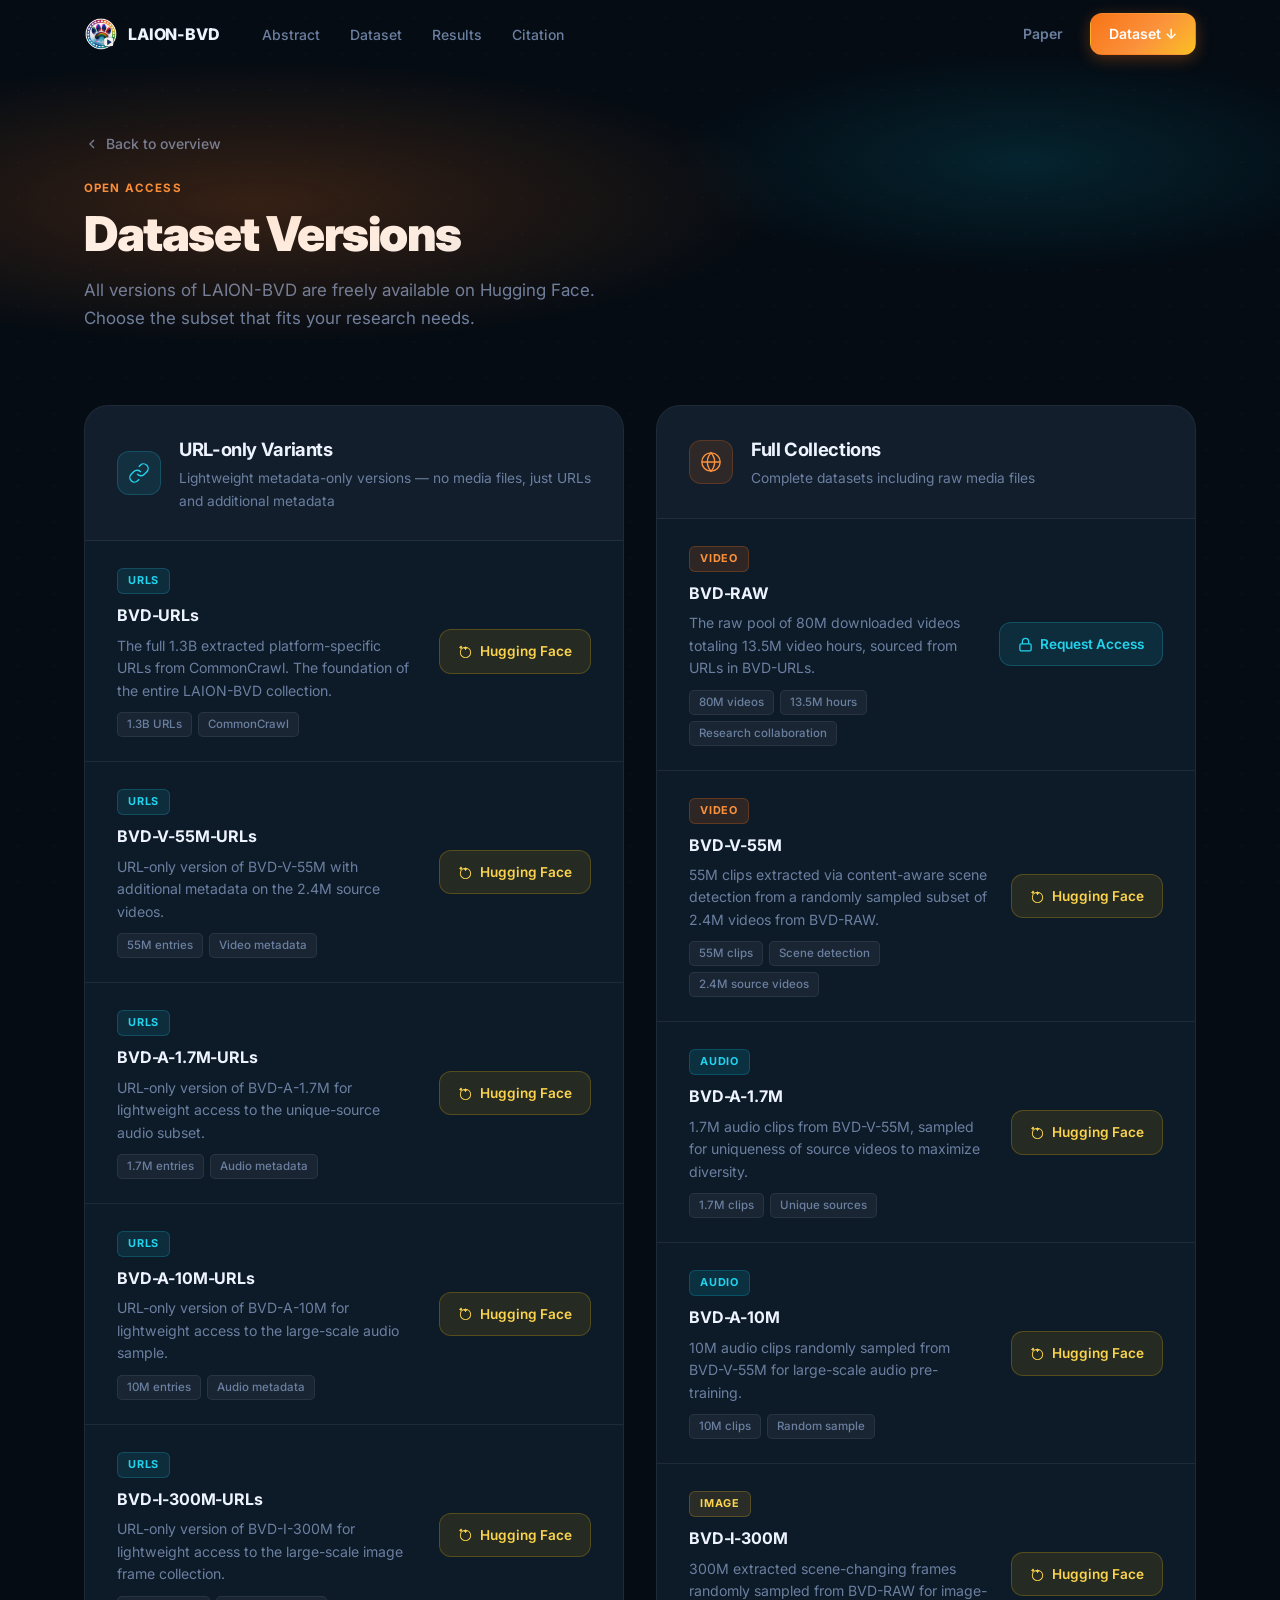
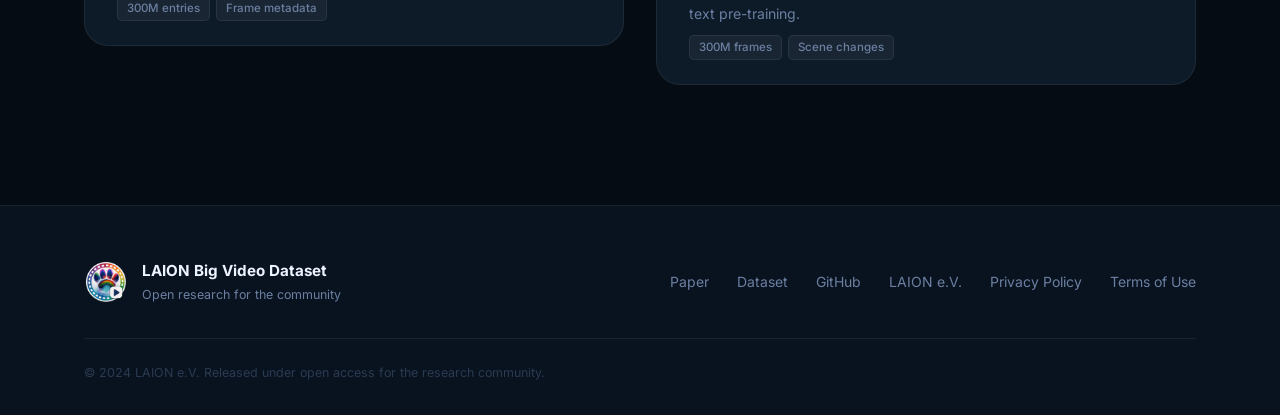
<file: docs/download.html>
<!DOCTYPE html>
<html lang="en">
<head>
    <meta charset="UTF-8">
    <meta name="viewport" content="width=device-width, initial-scale=1.0">
    <meta name="color-scheme" content="dark">
    <meta name="description" content="LAION-BVD Dataset Versions — Download links for all dataset variants">
    <title>Download — LAION Big Video Dataset</title>
    <link rel="icon" type="image/png" href="logos/logo-128.png">
    <link rel="apple-touch-icon" href="logos/apple-touch-icon.png">
    <link rel="preconnect" href="https://fonts.googleapis.com">
    <link rel="preconnect" href="https://fonts.gstatic.com" crossorigin>
    <link href="https://fonts.googleapis.com/css2?family=Inter:wght@300;400;500;600;700;800;900&display=swap" rel="stylesheet">
    <link rel="stylesheet" href="style.css">
</head>
<body>

    <!-- ── Navbar ─────────────────────────────────── -->
    <nav class="navbar scrolled" id="navbar">
        <div class="nav-container">
            <a href="index.html" class="nav-brand">
                <img src="logos/logo-128.png" alt="LAION BVD" class="nav-logo">
                <span class="nav-wordmark">LAION-BVD</span>
            </a>
            <ul class="nav-menu" id="navMenu">
                <li><a href="index.html#abstract"  class="nav-link">Abstract</a></li>
                <li><a href="index.html#scale"   class="nav-link">Dataset</a></li>
                <li><a href="index.html#results"   class="nav-link">Results</a></li>
                <li><a href="index.html#citation"  class="nav-link">Citation</a></li>
            </ul>
            <div class="nav-actions">
                <a href="https://arxiv.org/abs/2608.24845" class="btn btn-ghost">Paper</a>
                <a href="download.html" class="btn btn-primary">Dataset&nbsp;↓</a>
            </div>
            <button class="nav-toggle" id="navToggle" aria-label="Toggle menu">
                <span></span><span></span><span></span>
            </button>
        </div>
    </nav>

    <!-- ── Page Header ──────────────────────────────── -->
    <section class="dl-hero">
        <div class="dl-hero-glow"></div>
        <div class="container">
            <a href="index.html" class="dl-back">
                <svg xmlns="http://www.w3.org/2000/svg" viewBox="0 0 24 24" fill="none" stroke="currentColor" stroke-width="2"><polyline points="15 18 9 12 15 6"/></svg>
                Back to overview
            </a>
            <p class="section-eyebrow" style="margin-top: 20px;">Open Access</p>
            <h1 class="dl-title">Dataset Versions</h1>
            <p class="dl-subtitle">All versions of LAION-BVD are freely available on Hugging Face.<br>Choose the subset that fits your research needs.</p>
        </div>
    </section>

    <!-- ── Curation Pipeline ────────────────────────── -->
    <!-- <section class="abstract-section" style="padding-top: 3rem; padding-bottom: 1rem;">
        <div class="container">
            <p class="section-eyebrow">Pipeline</p>
            <h2 class="section-title">Curation Pipeline</h2>
            <div class="reveal-up" style="text-align:center; margin-top:2rem;">
                <img src="images/data_curation3.svg" alt="LAION-BVD data curation pipeline" style="max-width:100%; height:auto;">
            </div>
        </div>
    </section> -->

    <!-- ── Dataset Groups ────────────────────────────── -->
    <main class="dl-main">
        <div class="container">

            <div class="dl-groups-grid">

            <!-- URL-only variants -->
            <div class="dl-group reveal-up">
                <div class="dl-group-header">
                    <span class="dl-group-icon dl-group-icon--url">
                        <svg xmlns="http://www.w3.org/2000/svg" viewBox="0 0 24 24" fill="none" stroke="currentColor" stroke-width="1.5"><path d="M10 13a5 5 0 0 0 7.54.54l3-3a5 5 0 0 0-7.07-7.07l-1.72 1.71"/><path d="M14 11a5 5 0 0 0-7.54-.54l-3 3a5 5 0 0 0 7.07 7.07l1.71-1.71"/></svg>
                    </span>
                    <div>
                        <h2 class="dl-group-title">URL-only Variants</h2>
                        <p class="dl-group-desc">Lightweight metadata-only versions — no media files, just URLs and additional metadata</p>
                    </div>
                </div>
                <div class="dl-cards">

                    <div class="dl-card reveal-up">
                        <div class="dl-card-left">
                            <div class="dl-badge dl-badge--url">URLs</div>
                            <h3 class="dl-card-name">BVD-URLs</h3>
                            <p class="dl-card-desc">The full 1.3B extracted platform-specific URLs from CommonCrawl. The foundation of the entire LAION-BVD collection.</p>
                            <div class="dl-card-meta">
                                <span class="dl-meta-chip">1.3B URLs</span>
                                <span class="dl-meta-chip">CommonCrawl</span>
                            </div>
                        </div>
                        <a href="https://huggingface.co/datasets/laion/BVD-URLs" target="_blank" rel="noopener noreferrer" class="btn btn-hf">
                            <svg class="btn-icon" viewBox="0 0 24 24" fill="currentColor" xmlns="http://www.w3.org/2000/svg"><path d="M5.53 2.93a.75.75 0 0 0-1.06 0L2.22 5.19a.75.75 0 0 0 1.06 1.06l.47-.47V9a.75.75 0 0 0 1.5 0V5.78l.47.47a.75.75 0 0 0 1.06-1.06L5.53 2.93ZM12 3.75a.75.75 0 0 1 .75.75v1.5h1.5a.75.75 0 0 1 0 1.5h-1.5V9a.75.75 0 0 1-1.5 0V7.5H9.75a.75.75 0 0 1 0-1.5h1.5V4.5A.75.75 0 0 1 12 3.75ZM3 13.5a9 9 0 1 1 18 0 9 9 0 0 1-18 0Zm9-7.5a7.5 7.5 0 1 0 0 15 7.5 7.5 0 0 0 0-15Z"/></svg>
                            Hugging Face
                        </a>
                    </div>

                    <div class="dl-card reveal-up delay-1">
                        <div class="dl-card-left">
                            <div class="dl-badge dl-badge--url">URLs</div>
                            <h3 class="dl-card-name">BVD-V-55M-URLs</h3>
                            <p class="dl-card-desc">URL-only version of BVD-V-55M with additional metadata on the 2.4M source videos.</p>
                            <div class="dl-card-meta">
                                <span class="dl-meta-chip">55M entries</span>
                                <span class="dl-meta-chip">Video metadata</span>
                            </div>
                        </div>
                        <a href="https://huggingface.co/datasets/laion/BVD-V-55M-URLs" target="_blank" rel="noopener noreferrer" class="btn btn-hf">
                            <svg class="btn-icon" viewBox="0 0 24 24" fill="currentColor" xmlns="http://www.w3.org/2000/svg"><path d="M5.53 2.93a.75.75 0 0 0-1.06 0L2.22 5.19a.75.75 0 0 0 1.06 1.06l.47-.47V9a.75.75 0 0 0 1.5 0V5.78l.47.47a.75.75 0 0 0 1.06-1.06L5.53 2.93ZM12 3.75a.75.75 0 0 1 .75.75v1.5h1.5a.75.75 0 0 1 0 1.5h-1.5V9a.75.75 0 0 1-1.5 0V7.5H9.75a.75.75 0 0 1 0-1.5h1.5V4.5A.75.75 0 0 1 12 3.75ZM3 13.5a9 9 0 1 1 18 0 9 9 0 0 1-18 0Zm9-7.5a7.5 7.5 0 1 0 0 15 7.5 7.5 0 0 0 0-15Z"/></svg>
                            Hugging Face
                        </a>
                    </div>

                    <div class="dl-card reveal-up delay-1">
                        <div class="dl-card-left">
                            <div class="dl-badge dl-badge--url">URLs</div>
                            <h3 class="dl-card-name">BVD-A-1.7M-URLs</h3>
                            <p class="dl-card-desc">URL-only version of BVD-A-1.7M for lightweight access to the unique-source audio subset.</p>
                            <div class="dl-card-meta">
                                <span class="dl-meta-chip">1.7M entries</span>
                                <span class="dl-meta-chip">Audio metadata</span>
                            </div>
                        </div>
                        <a href="https://huggingface.co/datasets/laion/BVD-A-1.7M-URLs" class="btn btn-hf">
                            <svg class="btn-icon" viewBox="0 0 24 24" fill="currentColor" xmlns="http://www.w3.org/2000/svg"><path d="M5.53 2.93a.75.75 0 0 0-1.06 0L2.22 5.19a.75.75 0 0 0 1.06 1.06l.47-.47V9a.75.75 0 0 0 1.5 0V5.78l.47.47a.75.75 0 0 0 1.06-1.06L5.53 2.93ZM12 3.75a.75.75 0 0 1 .75.75v1.5h1.5a.75.75 0 0 1 0 1.5h-1.5V9a.75.75 0 0 1-1.5 0V7.5H9.75a.75.75 0 0 1 0-1.5h1.5V4.5A.75.75 0 0 1 12 3.75ZM3 13.5a9 9 0 1 1 18 0 9 9 0 0 1-18 0Zm9-7.5a7.5 7.5 0 1 0 0 15 7.5 7.5 0 0 0 0-15Z"/></svg>
                            Hugging Face
                        </a>
                    </div>

                    <div class="dl-card reveal-up delay-2">
                        <div class="dl-card-left">
                            <div class="dl-badge dl-badge--url">URLs</div>
                            <h3 class="dl-card-name">BVD-A-10M-URLs</h3>
                            <p class="dl-card-desc">URL-only version of BVD-A-10M for lightweight access to the large-scale audio sample.</p>
                            <div class="dl-card-meta">
                                <span class="dl-meta-chip">10M entries</span>
                                <span class="dl-meta-chip">Audio metadata</span>
                            </div>
                        </div>
                        <a href="https://huggingface.co/datasets/laion/BVD-A-10M-URLs" class="btn btn-hf">
                            <svg class="btn-icon" viewBox="0 0 24 24" fill="currentColor" xmlns="http://www.w3.org/2000/svg"><path d="M5.53 2.93a.75.75 0 0 0-1.06 0L2.22 5.19a.75.75 0 0 0 1.06 1.06l.47-.47V9a.75.75 0 0 0 1.5 0V5.78l.47.47a.75.75 0 0 0 1.06-1.06L5.53 2.93ZM12 3.75a.75.75 0 0 1 .75.75v1.5h1.5a.75.75 0 0 1 0 1.5h-1.5V9a.75.75 0 0 1-1.5 0V7.5H9.75a.75.75 0 0 1 0-1.5h1.5V4.5A.75.75 0 0 1 12 3.75ZM3 13.5a9 9 0 1 1 18 0 9 9 0 0 1-18 0Zm9-7.5a7.5 7.5 0 1 0 0 15 7.5 7.5 0 0 0 0-15Z"/></svg>
                            Hugging Face
                        </a>
                    </div>

                    <div class="dl-card reveal-up delay-3">
                        <div class="dl-card-left">
                            <div class="dl-badge dl-badge--url">URLs</div>
                            <h3 class="dl-card-name">BVD-I-300M-URLs</h3>
                            <p class="dl-card-desc">URL-only version of BVD-I-300M for lightweight access to the large-scale image frame collection.</p>
                            <div class="dl-card-meta">
                                <span class="dl-meta-chip">300M entries</span>
                                <span class="dl-meta-chip">Frame metadata</span>
                            </div>
                        </div>
                        <a href="https://huggingface.co/datasets/laion/BVD-I-300M-URLs" class="btn btn-hf">
                            <svg class="btn-icon" viewBox="0 0 24 24" fill="currentColor" xmlns="http://www.w3.org/2000/svg"><path d="M5.53 2.93a.75.75 0 0 0-1.06 0L2.22 5.19a.75.75 0 0 0 1.06 1.06l.47-.47V9a.75.75 0 0 0 1.5 0V5.78l.47.47a.75.75 0 0 0 1.06-1.06L5.53 2.93ZM12 3.75a.75.75 0 0 1 .75.75v1.5h1.5a.75.75 0 0 1 0 1.5h-1.5V9a.75.75 0 0 1-1.5 0V7.5H9.75a.75.75 0 0 1 0-1.5h1.5V4.5A.75.75 0 0 1 12 3.75ZM3 13.5a9 9 0 1 1 18 0 9 9 0 0 1-18 0Zm9-7.5a7.5 7.5 0 1 0 0 15 7.5 7.5 0 0 0 0-15Z"/></svg>
                            Hugging Face
                        </a>
                    </div>

                </div>
            </div>

            <!-- Full Collections -->
            <div class="dl-group reveal-up">
                <div class="dl-group-header">
                    <span class="dl-group-icon">
                        <svg xmlns="http://www.w3.org/2000/svg" viewBox="0 0 24 24" fill="none" stroke="currentColor" stroke-width="1.5"><circle cx="12" cy="12" r="10"/><line x1="2" y1="12" x2="22" y2="12"/><path d="M12 2a15.3 15.3 0 0 1 4 10 15.3 15.3 0 0 1-4 10 15.3 15.3 0 0 1-4-10 15.3 15.3 0 0 1 4-10z"/></svg>
                    </span>
                    <div>
                        <h2 class="dl-group-title">Full Collections</h2>
                        <p class="dl-group-desc">Complete datasets including raw media files</p>
                    </div>
                </div>
                <div class="dl-cards">

                    <div class="dl-card reveal-up">
                        <div class="dl-card-left">
                            <div class="dl-badge dl-badge--video">Video</div>
                            <h3 class="dl-card-name">BVD-RAW</h3>
                            <p class="dl-card-desc">The raw pool of 80M downloaded videos totaling 13.5M video hours, sourced from URLs in BVD-URLs.</p>
                            <div class="dl-card-meta">
                                <span class="dl-meta-chip">80M videos</span>
                                <span class="dl-meta-chip">13.5M hours</span>
                                <span class="dl-meta-chip">Research collaboration</span>
                            </div>
                        </div>
                        <a href="bvd-raw-access.html" class="btn-raw">
                            <svg class="btn-icon" xmlns="http://www.w3.org/2000/svg" viewBox="0 0 24 24" fill="none" stroke="currentColor" stroke-width="2"><rect x="3" y="11" width="18" height="11" rx="2" ry="2"/><path d="M7 11V7a5 5 0 0 1 10 0v4"/></svg>
                            Request Access
                        </a>
                    </div>

                    <div class="dl-card reveal-up delay-2">
                        <div class="dl-card-left">
                            <div class="dl-badge dl-badge--video">Video</div>
                            <h3 class="dl-card-name">BVD-V-55M</h3>
                            <p class="dl-card-desc">55M clips extracted via content-aware scene detection from a randomly sampled subset of 2.4M videos from BVD-RAW.</p>
                            <div class="dl-card-meta">
                                <span class="dl-meta-chip">55M clips</span>
                                <span class="dl-meta-chip">Scene detection</span>
                                <span class="dl-meta-chip">2.4M source videos</span>
                            </div>
                        </div>
                        <a href="https://huggingface.co/datasets/laion/BVD-V-55M" target="_blank" rel="noopener noreferrer" class="btn btn-hf">
                            <svg class="btn-icon" viewBox="0 0 24 24" fill="currentColor" xmlns="http://www.w3.org/2000/svg"><path d="M5.53 2.93a.75.75 0 0 0-1.06 0L2.22 5.19a.75.75 0 0 0 1.06 1.06l.47-.47V9a.75.75 0 0 0 1.5 0V5.78l.47.47a.75.75 0 0 0 1.06-1.06L5.53 2.93ZM12 3.75a.75.75 0 0 1 .75.75v1.5h1.5a.75.75 0 0 1 0 1.5h-1.5V9a.75.75 0 0 1-1.5 0V7.5H9.75a.75.75 0 0 1 0-1.5h1.5V4.5A.75.75 0 0 1 12 3.75ZM3 13.5a9 9 0 1 1 18 0 9 9 0 0 1-18 0Zm9-7.5a7.5 7.5 0 1 0 0 15 7.5 7.5 0 0 0 0-15Z"/></svg>
                            Hugging Face
                        </a>
                    </div>

                    <div class="dl-card reveal-up delay-3">
                        <div class="dl-card-left">
                            <div class="dl-badge dl-badge--audio">Audio</div>
                            <h3 class="dl-card-name">BVD-A-1.7M</h3>
                            <p class="dl-card-desc">1.7M audio clips from BVD-V-55M, sampled for uniqueness of source videos to maximize diversity.</p>
                            <div class="dl-card-meta">
                                <span class="dl-meta-chip">1.7M clips</span>
                                <span class="dl-meta-chip">Unique sources</span>
                            </div>
                        </div>
                        <a href="https://huggingface.co/datasets/laion/BVD-A-1.7M" target="_blank" rel="noopener noreferrer" class="btn btn-hf">
                            <svg class="btn-icon" viewBox="0 0 24 24" fill="currentColor" xmlns="http://www.w3.org/2000/svg"><path d="M5.53 2.93a.75.75 0 0 0-1.06 0L2.22 5.19a.75.75 0 0 0 1.06 1.06l.47-.47V9a.75.75 0 0 0 1.5 0V5.78l.47.47a.75.75 0 0 0 1.06-1.06L5.53 2.93ZM12 3.75a.75.75 0 0 1 .75.75v1.5h1.5a.75.75 0 0 1 0 1.5h-1.5V9a.75.75 0 0 1-1.5 0V7.5H9.75a.75.75 0 0 1 0-1.5h1.5V4.5A.75.75 0 0 1 12 3.75ZM3 13.5a9 9 0 1 1 18 0 9 9 0 0 1-18 0Zm9-7.5a7.5 7.5 0 1 0 0 15 7.5 7.5 0 0 0 0-15Z"/></svg>
                            Hugging Face
                        </a>
                    </div>

                    <div class="dl-card reveal-up delay-4">
                        <div class="dl-card-left">
                            <div class="dl-badge dl-badge--audio">Audio</div>
                            <h3 class="dl-card-name">BVD-A-10M</h3>
                            <p class="dl-card-desc">10M audio clips randomly sampled from BVD-V-55M for large-scale audio pre-training.</p>
                            <div class="dl-card-meta">
                                <span class="dl-meta-chip">10M clips</span>
                                <span class="dl-meta-chip">Random sample</span>
                            </div>
                        </div>
                        <a href="https://huggingface.co/datasets/laion/BVD-A-10M" target="_blank" rel="noopener noreferrer" class="btn btn-hf">
                            <svg class="btn-icon" viewBox="0 0 24 24" fill="currentColor" xmlns="http://www.w3.org/2000/svg"><path d="M5.53 2.93a.75.75 0 0 0-1.06 0L2.22 5.19a.75.75 0 0 0 1.06 1.06l.47-.47V9a.75.75 0 0 0 1.5 0V5.78l.47.47a.75.75 0 0 0 1.06-1.06L5.53 2.93ZM12 3.75a.75.75 0 0 1 .75.75v1.5h1.5a.75.75 0 0 1 0 1.5h-1.5V9a.75.75 0 0 1-1.5 0V7.5H9.75a.75.75 0 0 1 0-1.5h1.5V4.5A.75.75 0 0 1 12 3.75ZM3 13.5a9 9 0 1 1 18 0 9 9 0 0 1-18 0Zm9-7.5a7.5 7.5 0 1 0 0 15 7.5 7.5 0 0 0 0-15Z"/></svg>
                            Hugging Face
                        </a>
                    </div>

                    <div class="dl-card reveal-up delay-5">
                        <div class="dl-card-left">
                            <div class="dl-badge dl-badge--image">Image</div>
                            <h3 class="dl-card-name">BVD-I-300M</h3>
                            <p class="dl-card-desc">300M extracted scene-changing frames randomly sampled from BVD-RAW for image-text pre-training.</p>
                            <div class="dl-card-meta">
                                <span class="dl-meta-chip">300M frames</span>
                                <span class="dl-meta-chip">Scene changes</span>
                            </div>
                        </div>
                        <a href="https://huggingface.co/datasets/laion/BVD-I-300M" target="_blank" rel="noopener noreferrer" class="btn btn-hf">
                            <svg class="btn-icon" viewBox="0 0 24 24" fill="currentColor" xmlns="http://www.w3.org/2000/svg"><path d="M5.53 2.93a.75.75 0 0 0-1.06 0L2.22 5.19a.75.75 0 0 0 1.06 1.06l.47-.47V9a.75.75 0 0 0 1.5 0V5.78l.47.47a.75.75 0 0 0 1.06-1.06L5.53 2.93ZM12 3.75a.75.75 0 0 1 .75.75v1.5h1.5a.75.75 0 0 1 0 1.5h-1.5V9a.75.75 0 0 1-1.5 0V7.5H9.75a.75.75 0 0 1 0-1.5h1.5V4.5A.75.75 0 0 1 12 3.75ZM3 13.5a9 9 0 1 1 18 0 9 9 0 0 1-18 0Zm9-7.5a7.5 7.5 0 1 0 0 15 7.5 7.5 0 0 0 0-15Z"/></svg>
                            Hugging Face
                        </a>
                    </div>

                </div>
            </div>

            </div><!-- /.dl-groups-grid -->

        </div>
    </main>

    <!-- ── Footer ─────────────────────────────────── -->
    <footer class="footer">
        <div class="container">
            <div class="footer-body">
                <div class="footer-brand">
                    <img src="logos/logo-128.png" alt="LAION BVD" class="footer-logo">
                    <div>
                        <div class="footer-name">LAION Big Video Dataset</div>
                        <div class="footer-tagline">Open research for the community</div>
                    </div>
                </div>
                <nav class="footer-links">
                    <a href="https://arxiv.org/abs/2608.24845">Paper</a>
                    <a href="download.html">Dataset</a>
                    <a href="https://github.com/LAION-AI/BVD">GitHub</a>
                    <a href="https://laion.ai">LAION e.V.</a>
                    <a href="https://github.com/LAION-AI/BVD/blob/main/assets/bvd_privacy_policy.pdf" target="_blank" rel="noopener noreferrer">Privacy Policy</a>
                    <a href="https://github.com/LAION-AI/BVD/blob/main/assets/bvd_terms_of_use.pdf" target="_blank" rel="noopener noreferrer">Terms of Use</a>
                </nav>
            </div>
            <div class="footer-rule">
                <span>&copy; 2024 LAION e.V. Released under open access for the research community.</span>
            </div>
        </div>
    </footer>

    <script src="main.js"></script>
</body>
</html>
</file>
<file: docs/style.css>
/* ==========================================================
   LAION Big Video Dataset — Stylesheet
   ========================================================== */

/* ── Variables ─────────────────────────────────────────── */
:root {
    color-scheme: dark;
    --bg:           #050c14;
    --surface:      #091320;
    --card:         #0d1a28;
    --card-hover:   #122030;
    --border:       rgba(255,255,255,0.07);
    --border-hi:    rgba(255,255,255,0.14);

    --text:         #eef4ff;
    --text-muted:   #6b7fa0;
    --text-dim:     #2a3a50;

    --orange:       #f97316;
    --amber:        #fb923c;
    --gold:         #fbbf24;
    --teal:         #22d3ee;

    --grad:         linear-gradient(135deg, #f97316 0%, #fb923c 55%, #fbbf24 100%);
    --grad-soft:    linear-gradient(135deg, rgba(249,115,22,.18), rgba(251,146,60,.12), rgba(251,191,36,.08));

    --r:            12px;
    --r-lg:         18px;
    --r-xl:         24px;

    --font:         'Inter', -apple-system, BlinkMacSystemFont, 'Segoe UI', sans-serif;
    --nav-h:        68px;
    --width:        1160px;
}

/* ── Reset ─────────────────────────────────────────────── */
*, *::before, *::after { box-sizing: border-box; margin: 0; padding: 0; }

html { scroll-behavior: smooth; }

body {
    font-family: var(--font);
    background: var(--bg);
    color: var(--text);
    line-height: 1.65;
    -webkit-font-smoothing: antialiased;
    overflow-x: hidden;
}

/* ── Dot-grid texture ──────────────────────────────────── */
body::before {
    content: '';
    position: fixed;
    inset: 0;
    background-image: radial-gradient(rgba(255,255,255,.022) 1px, transparent 1px);
    background-size: 36px 36px;
    pointer-events: none;
    z-index: 0;
}

/* ── Utility ───────────────────────────────────────────── */
.container {
    max-width: var(--width);
    margin: 0 auto;
    padding: 0 24px;
}

a { color: inherit; text-decoration: none; }

/* ==========================================================
   NAVBAR
   ========================================================== */
.navbar {
    position: fixed;
    inset: 0 0 auto 0;
    height: var(--nav-h);
    z-index: 900;
    transition: background .3s, box-shadow .3s;
}

.navbar.scrolled {
    background: rgba(5,12,20,.88);
    backdrop-filter: blur(22px);
    -webkit-backdrop-filter: blur(22px);
    box-shadow: 0 1px 0 var(--border);
}

.nav-container {
    max-width: var(--width);
    margin: 0 auto;
    padding: 0 24px;
    height: 100%;
    display: flex;
    align-items: center;
    gap: 28px;
}

.nav-brand {
    display: flex;
    align-items: center;
    gap: 10px;
    flex-shrink: 0;
}

.nav-logo {
    width: 34px;
    height: 34px;
    object-fit: contain;
}

.nav-wordmark {
    font-weight: 800;
    font-size: 1rem;
    letter-spacing: -.01em;
}

.nav-menu {
    display: flex;
    list-style: none;
    gap: 2px;
    flex: 1;
}

.nav-link {
    padding: 6px 14px;
    border-radius: 8px;
    font-size: .875rem;
    font-weight: 500;
    color: var(--text-muted);
    transition: color .2s, background .2s;
}
.nav-link:hover { color: var(--text); background: rgba(255,255,255,.05); }

.nav-actions { display: flex; gap: 8px; }

.nav-toggle {
    display: none;
    flex-direction: column;
    gap: 5px;
    background: none;
    border: none;
    cursor: pointer;
    padding: 6px;
}
.nav-toggle span {
    display: block;
    width: 22px;
    height: 2px;
    background: var(--text);
    border-radius: 2px;
    transition: transform .3s, opacity .3s;
}
.nav-toggle.open span:nth-child(1) { transform: translateY(7px) rotate(45deg); }
.nav-toggle.open span:nth-child(2) { opacity: 0; }
.nav-toggle.open span:nth-child(3) { transform: translateY(-7px) rotate(-45deg); }

/* ==========================================================
   BUTTONS
   ========================================================== */
.btn {
    display: inline-flex;
    align-items: center;
    gap: 7px;
    padding: 8px 18px;
    border-radius: var(--r);
    font-family: var(--font);
    font-size: .875rem;
    font-weight: 600;
    cursor: pointer;
    transition: all .2s;
    border: 1px solid transparent;
    white-space: nowrap;
    position: relative;
}

.btn-icon { width: 15px; height: 15px; flex-shrink: 0; }

.btn-primary {
    background: var(--grad);
    color: #fff;
    box-shadow: 0 4px 16px rgba(249,115,22,.3);
}
.btn-primary:hover { opacity: .88; transform: translateY(-1px); box-shadow: 0 8px 28px rgba(249,115,22,.45); }

.btn-outline {
    background: transparent;
    border-color: var(--border-hi);
    color: var(--text);
}
.btn-outline:hover { background: rgba(255,255,255,.05); border-color: rgba(255,255,255,.28); transform: translateY(-1px); }

.btn-ghost {
    background: transparent;
    color: var(--text-muted);
}
.btn-ghost:hover { color: var(--text); background: rgba(255,255,255,.05); }

.btn-lg {
    padding: 13px 26px;
    font-size: .95rem;
    border-radius: var(--r-lg);
}
.btn-lg .btn-icon { width: 17px; height: 17px; }

/* ==========================================================
   HERO
   ========================================================== */
.hero {
    position: relative;
    min-height: 100vh;
    display: flex;
    flex-direction: column;
    align-items: center;
    justify-content: center;
    overflow: hidden;
    padding: calc(var(--nav-h) + 56px) 24px 96px;
    z-index: 1;
}

.hero-glow {
    position: absolute;
    inset: 0;
    background:
        radial-gradient(ellipse 80% 55% at 12% 42%, rgba(249,115,22,.28) 0%, transparent 60%),
        radial-gradient(ellipse 65% 45% at 88% 58%, rgba(251,191,36,.2) 0%, transparent 55%),
        radial-gradient(ellipse 55% 60% at 50% 105%, rgba(6,182,212,.15) 0%, transparent 58%);
    pointer-events: none;
}

.hero-content {
    position: relative;
    text-align: center;
    max-width: 860px;
    width: 100%;
    display: flex;
    flex-direction: column;
    align-items: center;
}

/* badge */
.hero-badge {
    display: inline-flex;
    align-items: center;
    gap: 8px;
    padding: 6px 18px;
    border-radius: 100px;
    font-size: .72rem;
    font-weight: 700;
    letter-spacing: .08em;
    text-transform: uppercase;
    color: #fb923c;
    background: rgba(249,115,22,.12);
    border: 1px solid rgba(249,115,22,.28);
    margin-bottom: 36px;
}
.hero-badge::before {
    content: '';
    width: 6px; height: 6px;
    border-radius: 50%;
    background: #fb923c;
    animation: pulse-dot 2s infinite;
}
@keyframes pulse-dot {
    0%,100% { opacity: 1; transform: scale(1); }
    50%      { opacity: .5; transform: scale(.7); }
}

/* banner */
.hero-banner-wrap { margin-bottom: 44px; }

.hero-banner {
    max-width: 100%;
    width: 680px;
    border-radius: var(--r-xl);
    box-shadow:
        0 40px 90px rgba(0,0,0,.55),
        0 0 0 1px rgba(255,255,255,.06),
        0 0 70px rgba(249,115,22,.12);
    display: block;
}

/* title */
.hero-title {
    font-size: clamp(2rem, 5vw, 3.4rem);
    padding: 2px;
    font-weight: 900;
    letter-spacing: -.03em;
    line-height: 1.08;
    margin-bottom: 18px;
    background: linear-gradient(160deg, #fff 30%, rgba(255,255,255,.7) 100%);
    -webkit-background-clip: text;
    background-clip: text;
    -webkit-text-fill-color: transparent;
}

/* subtitle */
.hero-subtitle {
    font-size: clamp(.95rem, 2vw, 1.18rem);
    color: var(--text-muted);
    font-weight: 400;
    line-height: 1.65;
    margin-bottom: 44px;
}

/* ── animated text ── */
.hero-animated {
    display: flex;
    flex-direction: column;
    align-items: center;
    gap: 6px;
    margin-bottom: 44px;
}

.anim-static {
    font-size: 1rem; /* clamp(.85rem, 1.6vw, 1rem); */
    font-weight: 500;
    /* color: var(--text-muted); */
    letter-spacing: .04em;
    text-transform: uppercase;
}

.anim-phrase {
    display: block;
    font-size: clamp(1.5rem, 3.8vw, 2.4rem);
    font-weight: 800;
    letter-spacing: -.02em;
    white-space: nowrap;
    background: var(--grad);
    -webkit-background-clip: text;
    background-clip: text;
    -webkit-text-fill-color: transparent;
    opacity: 1;
    transform: translateY(0);
    transition: opacity .32s ease, transform .32s ease;
}

.anim-phrase.ph-exit {
    opacity: 0;
    transform: translateY(-18px);
}

.anim-phrase.ph-reset {
    opacity: 0;
    transform: translateY(18px);
    transition: none;
}

/* cta row */
.hero-cta {
    display: flex;
    gap: 12px;
    justify-content: center;
    flex-wrap: wrap;
}

/* authors block */
.hero-authors {
    margin-bottom: 40px;
    display: flex;
    flex-direction: column;
    align-items: center;
    gap: 10px;
    max-width: 780px;
}

.authors-list {
    display: flex;
    flex-wrap: wrap;
    justify-content: center;
    align-items: baseline;
    gap: 4px 2px;
    font-size: .9rem;
    line-height: 1.7;
}

.author {
    white-space: nowrap;
    color: var(--text);
    font-weight: 500;
}
.author sup {
    font-size: .65em;
    color: #fb923c;
    font-weight: 600;
    letter-spacing: .02em;
}

.author-sep {
    color: var(--text-dim);
    font-size: .75rem;
    padding: 0 3px;
}

.authors-note {
    font-size: .78rem;
    color: var(--text-muted);
    display: flex;
    align-items: center;
    flex-wrap: wrap;
    justify-content: center;
    gap: 2px;
}
.authors-note sup { font-size: .7em; color: #fb923c; }
.authors-note-sep { color: var(--text-dim); }

.authors-affils {
    display: flex;
    flex-wrap: wrap;
    justify-content: center;
    gap: 4px 18px;
    font-size: .75rem;
    color: var(--text-muted);
    line-height: 1.6;
    text-align: center;
}
.authors-affils sup { font-size: .7em; color: #fb923c; font-weight: 600; }

/* scroll cue */
.scroll-cue {
    position: absolute;
    bottom: 36px;
    left: 50%;
    transform: translateX(-50%);
    color: var(--text-dim);
    animation: cue-bounce 2.2s ease-in-out infinite;
}
.scroll-cue svg { width: 28px; height: 28px; }
@keyframes cue-bounce {
    0%,100% { transform: translateX(-50%) translateY(0); opacity: .5; }
    50%      { transform: translateX(-50%) translateY(9px); opacity: 1; }
}

/* ==========================================================
   SECTION SHARED
   ========================================================== */
.section-eyebrow {
    font-size: .72rem;
    font-weight: 700;
    letter-spacing: .1em;
    text-transform: uppercase;
    color: #fb923c;
    margin-bottom: 10px;
}

.section-title {
    font-size: clamp(1.8rem, 3.8vw, 2.7rem);
    font-weight: 800;
    letter-spacing: -.03em;
    line-height: 1.13;
    margin-bottom: 14px;
}

.section-desc {
    font-size: 1.02rem;
    color: var(--text-muted);
    max-width: 540px;
    line-height: 1.6;
}

/* ==========================================================
   AFFILIATIONS
   ========================================================== */
.affil-strip {
    position: relative;
    z-index: 1;
    padding: 36px 0;
    border-top: 1px solid var(--border);
    border-bottom: 1px solid var(--border);
    background: rgba(255,255,255,.018);
}

.affil-label {
    font-size: .68rem;
    font-weight: 700;
    letter-spacing: .1em;
    text-transform: uppercase;
    color: var(--text-dim);
    text-align: center;
    margin-bottom: 20px;
}

.affil-logos {
    display: flex;
    align-items: center;
    justify-content: center;
    flex-wrap: wrap;
    gap: 36px 52px;
}

.affil-logo {
    height: 32px;
    width: auto;
    max-width: 160px;
    object-fit: contain;
    filter: brightness(0) invert(1);
    opacity: .45;
    transition: opacity .2s, filter .2s;
}
.affil-logo:hover {
    opacity: .75;
}

.affil-logo--color {
    filter: none;
    opacity: .7;
    border-radius: 8px;
}
.affil-logo--color:hover {
    opacity: 1;
}

/* ==========================================================
   STATS
   ========================================================== */
.stats-section {
    position: relative;
    z-index: 1;
    padding: 100px 0;
    background: linear-gradient(180deg, var(--surface) 0%, var(--bg) 100%);
}

.stats-grid {
    display: grid;
    grid-template-columns: repeat(5, 1fr);
    gap: 16px;
    margin-top: 56px;
}

@media (max-width: 1000px) {
    .stats-grid { grid-template-columns: repeat(3, 1fr); }
}

.stat-card {
    position: relative;
    background: var(--card);
    border: 1px solid var(--border);
    border-radius: var(--r-lg);
    padding: 28px 20px 24px;
    text-align: center;
    overflow: hidden;
    transition: transform .3s, border-color .3s, box-shadow .3s;
}

.stat-card::after {
    content: '';
    position: absolute;
    inset: 0 0 auto 0;
    height: 2px;
    background: var(--grad);
    opacity: 0;
    transition: opacity .3s;
}

.stat-card:hover {
    transform: translateY(-5px);
    border-color: var(--border-hi);
    box-shadow: 0 20px 44px rgba(0,0,0,.35);
}
.stat-card:hover::after { opacity: 1; }

.stat-emoji { font-size: 1.7rem; margin-bottom: 14px; }

.stat-number {
    display: block;
    font-size: 2.2rem;
    font-weight: 900;
    letter-spacing: -.03em;
    line-height: 1;
    margin-bottom: 8px;
    background: var(--grad);
    -webkit-background-clip: text;
    background-clip: text;
    -webkit-text-fill-color: transparent;
}

.stat-label {
    font-size: .85rem;
    font-weight: 700;
    color: var(--text);
    margin-bottom: 6px;
}

.stat-card .stat-desc {
    font-size: .75rem;
    color: var(--text-muted);
    line-height: 1.45;
    max-width: none;
}

/* ==========================================================
   ABSTRACT
   ========================================================== */
.abstract-section {
    position: relative;
    z-index: 1;
    padding: 100px 0;
}

.abstract-card {
    position: relative;
    background: var(--card);
    border: 1px solid var(--border);
    border-radius: var(--r-xl);
    padding: 52px 60px;
    margin-top: 44px;
    overflow: hidden;
}

.abstract-card::before {
    content: '"';
    position: absolute;
    top: -28px;
    left: 44px;
    font-size: 220px;
    line-height: 1;
    color: rgba(249,115,22,.055);
    font-family: Georgia, 'Times New Roman', serif;
    pointer-events: none;
    user-select: none;
}

.abstract-card p {
    font-size: 1.04rem;
    line-height: 1.85;
    color: rgba(238,244,255,.84);
    margin-bottom: 22px;
    position: relative;
}
.abstract-card p:last-child { margin-bottom: 0; }

.abstract-card strong { color: var(--text); font-weight: 700; }
.abstract-card em     { font-style: normal; color: #fdba74; font-weight: 500; }

/* ==========================================================
   FEATURES
   ========================================================== */
.features-section {
    position: relative;
    z-index: 1;
    padding: 100px 0;
    background: var(--surface);
}

.features-grid {
    display: grid;
    grid-template-columns: repeat(3, 1fr);
    gap: 24px;
    margin-top: 56px;
}

.feature-card {
    background: var(--card);
    border: 1px solid var(--border);
    border-radius: var(--r-xl);
    padding: 36px 32px;
    transition: transform .3s, border-color .3s, box-shadow .3s;
}
.feature-card:hover {
    transform: translateY(-6px);
    border-color: var(--border-hi);
    box-shadow: 0 28px 56px rgba(0,0,0,.35);
}

.feature-top {
    display: flex;
    align-items: flex-start;
    justify-content: space-between;
    margin-bottom: 24px;
}

.feature-icon {
    width: 52px; height: 52px;
    border-radius: 14px;
    display: flex;
    align-items: center;
    justify-content: center;
}
.feature-icon svg { width: 24px; height: 24px; }

.feat-video {
    background: rgba(249,115,22,.14);
    border: 1px solid rgba(249,115,22,.22);
    color: #fb923c;
}
.feat-audio {
    background: rgba(6,182,212,.14);
    border: 1px solid rgba(6,182,212,.22);
    color: #22d3ee;
}
.feat-image {
    background: rgba(251,191,36,.13);
    border: 1px solid rgba(251,191,36,.22);
    color: #fcd34d;
}

.feature-tag {
    font-size: .7rem;
    font-weight: 700;
    letter-spacing: .06em;
    text-transform: uppercase;
    padding: 4px 10px;
    border-radius: 6px;
    background: rgba(255,255,255,.04);
    border: 1px solid var(--border);
    color: var(--text-muted);
}

.feature-card h3 {
    font-size: 1.22rem;
    font-weight: 700;
    letter-spacing: -.02em;
    margin-bottom: 12px;
}

.feature-card p {
    font-size: .94rem;
    color: var(--text-muted);
    line-height: 1.72;
    margin-bottom: 22px;
}

.feature-bullets {
    list-style: none;
    display: flex;
    flex-direction: column;
    gap: 8px;
}
.feature-bullets li {
    display: flex;
    align-items: center;
    gap: 9px;
    font-size: .83rem;
    color: var(--text-muted);
}
.feature-bullets li::before {
    content: '';
    flex-shrink: 0;
    width: 6px; height: 6px;
    border-radius: 50%;
    background: var(--grad);
}

/* ==========================================================
   CITATION
   ========================================================== */
.citation-section {
    position: relative;
    z-index: 1;
    padding: 100px 0;
}

.citation-card {
    background: var(--card);
    border: 1px solid var(--border);
    border-radius: var(--r-xl);
    overflow: hidden;
    margin-top: 44px;
}

.citation-header {
    display: flex;
    align-items: center;
    justify-content: space-between;
    padding: 14px 28px;
    border-bottom: 1px solid var(--border);
    background: rgba(255,255,255,.02);
}

.citation-lang {
    font-size: .74rem;
    font-weight: 700;
    letter-spacing: .08em;
    text-transform: uppercase;
    color: var(--text-muted);
}

.copy-btn {
    display: inline-flex;
    align-items: center;
    gap: 6px;
    padding: 6px 14px;
    background: rgba(255,255,255,.05);
    border: 1px solid var(--border);
    border-radius: 8px;
    color: var(--text-muted);
    font-family: var(--font);
    font-size: .78rem;
    font-weight: 600;
    cursor: pointer;
    transition: all .2s;
}
.copy-btn svg { width: 13px; height: 13px; }
.copy-btn:hover { background: rgba(255,255,255,.09); color: var(--text); border-color: var(--border-hi); }
.copy-btn.copied { color: #34d399; border-color: rgba(52,211,153,.3); background: rgba(52,211,153,.07); }

.citation-pre {
    padding: 30px 32px;
    font-family: 'Courier New', Courier, monospace;
    font-size: .83rem;
    line-height: 1.75;
    color: rgba(238,244,255,.72);
    white-space: pre;
    overflow-x: auto;
}

/* ==========================================================
   FOOTER
   ========================================================== */
.footer {
    position: relative;
    z-index: 1;
    padding: 52px 0 32px;
    background: var(--surface);
    border-top: 1px solid var(--border);
}

.footer-body {
    display: flex;
    align-items: center;
    justify-content: space-between;
    flex-wrap: wrap;
    gap: 24px;
    margin-bottom: 32px;
}

.footer-brand {
    display: flex;
    align-items: center;
    gap: 14px;
}

.footer-logo {
    width: 44px; height: 44px;
    object-fit: contain;
}

.footer-name {
    font-weight: 700;
    font-size: .95rem;
}

.footer-tagline {
    font-size: .78rem;
    color: var(--text-muted);
    margin-top: 2px;
}

.footer-links {
    display: flex;
    gap: 28px;
    flex-wrap: wrap;
}
.footer-links a {
    font-size: .875rem;
    color: var(--text-muted);
    transition: color .2s;
}
.footer-links a:hover { color: var(--text); }

.footer-rule {
    border-top: 1px solid var(--border);
    padding-top: 24px;
    font-size: .78rem;
    color: var(--text-dim);
}

/* ==========================================================
   DOWNLOAD PAGE
   ========================================================== */
.dl-hero {
    position: relative;
    padding: calc(var(--nav-h) + 64px) 0 72px;
    overflow: hidden;
    z-index: 1;
}

.dl-hero-glow {
    position: absolute;
    inset: 0;
    background:
        radial-gradient(ellipse 70% 60% at 20% 50%, rgba(249,115,22,.2) 0%, transparent 60%),
        radial-gradient(ellipse 50% 50% at 80% 40%, rgba(6,182,212,.14) 0%, transparent 55%);
    pointer-events: none;
}

.dl-back {
    display: inline-flex;
    align-items: center;
    gap: 6px;
    font-size: .875rem;
    font-weight: 500;
    color: var(--text-muted);
    transition: color .2s;
}
.dl-back svg { width: 16px; height: 16px; }
.dl-back:hover { color: var(--text); }

.dl-title {
    font-size: clamp(2rem, 4.5vw, 3rem);
    font-weight: 900;
    letter-spacing: -.03em;
    line-height: 1.1;
    margin-bottom: 16px;
    background: linear-gradient(160deg, #fff 30%, rgba(255,255,255,.7) 100%);
    -webkit-background-clip: text;
    background-clip: text;
    -webkit-text-fill-color: transparent;
}

.dl-subtitle {
    font-size: 1.06rem;
    color: var(--text-muted);
    line-height: 1.65;
}

/* ── Main content ── */
.dl-main {
    position: relative;
    z-index: 1;
    padding: 0 0 120px;
}

/* ── Groups grid ── */
.dl-groups-grid {
    display: grid;
    grid-template-columns: 1fr 1fr;
    gap: 32px;
    align-items: start;
}

/* ── Group ── */
.dl-group {
    background: var(--card);
    border: 1px solid var(--border);
    border-radius: var(--r-xl);
    overflow: hidden;
}

.dl-group-header {
    display: flex;
    align-items: center;
    gap: 18px;
    padding: 28px 32px;
    border-bottom: 1px solid var(--border);
    background: rgba(255,255,255,.02);
}

.dl-group-icon {
    width: 44px; height: 44px;
    border-radius: 12px;
    display: flex;
    align-items: center;
    justify-content: center;
    flex-shrink: 0;
    background: rgba(249,115,22,.12);
    border: 1px solid rgba(249,115,22,.22);
    color: #fb923c;
}
.dl-group-icon svg { width: 22px; height: 22px; }

.dl-group-icon--url {
    background: rgba(34,211,238,.1);
    border-color: rgba(34,211,238,.2);
    color: var(--teal);
}

.dl-group-title {
    font-size: 1.15rem;
    font-weight: 700;
    letter-spacing: -.02em;
    margin-bottom: 3px;
}

.dl-group-desc {
    font-size: .86rem;
    color: var(--text-muted);
}

/* ── Cards ── */
.dl-cards {
    display: flex;
    flex-direction: column;
}

.dl-card {
    display: flex;
    align-items: center;
    justify-content: space-between;
    gap: 24px;
    padding: 24px 32px;
    border-bottom: 1px solid var(--border);
    transition: background .2s;
}
.dl-card:last-child { border-bottom: none; }
.dl-card:hover { background: rgba(255,255,255,.025); }

.dl-card-left {
    flex: 1;
    min-width: 0;
}

.dl-card-name {
    font-size: 1rem;
    font-weight: 700;
    letter-spacing: -.01em;
    margin-bottom: 6px;
    margin-top: 8px;
}

.dl-card-desc {
    font-size: .88rem;
    color: var(--text-muted);
    line-height: 1.6;
    margin-bottom: 10px;
}

.dl-card-meta {
    display: flex;
    flex-wrap: wrap;
    gap: 6px;
}

/* ── Badges ── */
.dl-badge {
    display: inline-flex;
    align-items: center;
    padding: 3px 10px;
    border-radius: 6px;
    font-size: .68rem;
    font-weight: 700;
    letter-spacing: .07em;
    text-transform: uppercase;
}

.dl-badge--video {
    background: rgba(249,115,22,.14);
    border: 1px solid rgba(249,115,22,.25);
    color: #fb923c;
}
.dl-badge--audio {
    background: rgba(6,182,212,.14);
    border: 1px solid rgba(6,182,212,.25);
    color: #22d3ee;
}
.dl-badge--image {
    background: rgba(251,191,36,.12);
    border: 1px solid rgba(251,191,36,.22);
    color: #fcd34d;
}
.dl-badge--url {
    background: rgba(34,211,238,.1);
    border: 1px solid rgba(34,211,238,.2);
    color: var(--teal);
}

/* ── Meta chips ── */
.dl-meta-chip {
    display: inline-flex;
    padding: 2px 9px;
    border-radius: 5px;
    font-size: .72rem;
    font-weight: 500;
    background: rgba(255,255,255,.05);
    border: 1px solid var(--border);
    color: var(--text-muted);
}

/* ── Hugging Face button ── */
.btn-hf {
    display: inline-flex;
    align-items: center;
    gap: 7px;
    padding: 10px 18px;
    border-radius: var(--r);
    font-family: var(--font);
    font-size: .85rem;
    font-weight: 600;
    cursor: pointer;
    transition: all .2s;
    white-space: nowrap;
    flex-shrink: 0;
    background: rgba(255,196,0,.1);
    border: 1px solid rgba(255,196,0,.22);
    color: #fcd34d;
}
.btn-hf:hover {
    background: rgba(255,196,0,.18);
    border-color: rgba(255,196,0,.38);
    transform: translateY(-1px);
    box-shadow: 0 6px 20px rgba(255,196,0,.12);
}
.btn-hf .btn-icon { width: 15px; height: 15px; flex-shrink: 0; }

@media (max-width: 900px) {
    .dl-groups-grid { grid-template-columns: 1fr; }
}

@media (max-width: 640px) {
    .dl-card {
        flex-direction: column;
        align-items: flex-start;
        gap: 16px;
    }
    .dl-group-header { flex-direction: column; align-items: flex-start; gap: 12px; }
    .dl-hero { padding-bottom: 48px; }
}
/* ==========================================================
   ACCESS / STEPS PAGE
   ========================================================== */
.access-section {
    position: relative;
    z-index: 1;
    padding: 80px 0 120px;
}

.steps-list {
    display: flex;
    flex-direction: column;
    gap: 28px;
    margin-top: 56px;
}

.step-card {
    background: var(--card);
    border: 1px solid var(--border);
    border-radius: var(--r-xl);
    overflow: hidden;
    transition: border-color .3s;
}
.step-card:hover { border-color: var(--border-hi); }

.step-header {
    display: flex;
    align-items: center;
    gap: 22px;
    padding: 26px 36px;
    border-bottom: 1px solid var(--border);
    background: rgba(255,255,255,.02);
}

.step-num {
    width: 44px; height: 44px;
    border-radius: 50%;
    display: flex;
    align-items: center;
    justify-content: center;
    font-size: 1.1rem;
    font-weight: 900;
    flex-shrink: 0;
    background: var(--grad);
    color: #fff;
    box-shadow: 0 4px 16px rgba(249,115,22,.3);
}

.step-header-text h3 {
    font-size: 1.2rem;
    font-weight: 700;
    letter-spacing: -.02em;
    margin-bottom: 2px;
}
.step-header-text p {
    font-size: .88rem;
    color: var(--text-muted);
}

.step-body {
    padding: 36px;
}
.step-body > p {
    font-size: .96rem;
    color: rgba(238,244,255,.84);
    line-height: 1.8;
    margin-bottom: 24px;
}
.step-body > p:last-child { margin-bottom: 0; }

.step-action {
    margin-top: 8px;
}

.code-card {
    background: rgba(0,0,0,.28);
    border: 1px solid var(--border);
    border-radius: var(--r);
    overflow: hidden;
    margin-bottom: 24px;
}
.code-card:last-child { margin-bottom: 0; }

.code-card-header {
    display: flex;
    align-items: center;
    justify-content: space-between;
    padding: 10px 20px;
    border-bottom: 1px solid var(--border);
    background: rgba(255,255,255,.025);
}
.code-lang {
    font-size: .7rem;
    font-weight: 700;
    letter-spacing: .09em;
    text-transform: uppercase;
    color: var(--text-muted);
}
.code-pre {
    padding: 22px 24px;
    font-family: 'Courier New', Courier, monospace;
    font-size: .8rem;
    line-height: 1.72;
    color: rgba(238,244,255,.72);
    white-space: pre;
    overflow-x: auto;
    margin: 0;
}

.step-note {
    display: flex;
    align-items: flex-start;
    gap: 12px;
    padding: 14px 18px;
    border-radius: var(--r);
    background: rgba(34,211,238,.07);
    border: 1px solid rgba(34,211,238,.18);
    font-size: .875rem;
    color: rgba(238,244,255,.8);
    line-height: 1.6;
    margin-bottom: 24px;
}
.step-note svg { flex-shrink: 0; color: #22d3ee; margin-top: 1px; }

.step-note--warn {
    background: rgba(249,115,22,.07);
    border-color: rgba(249,115,22,.2);
}
.step-note--warn svg { color: #fb923c; }

.restricted-badge {
    display: inline-flex;
    align-items: center;
    gap: 8px;
    padding: 6px 18px;
    border-radius: 100px;
    font-size: .72rem;
    font-weight: 700;
    letter-spacing: .08em;
    text-transform: uppercase;
    color: #22d3ee;
    background: rgba(6,182,212,.1);
    border: 1px solid rgba(6,182,212,.25);
    margin-top: 20px;
    margin-bottom: 4px;
}

.btn-access {
    display: inline-flex;
    align-items: center;
    gap: 7px;
    padding: 10px 22px;
    border-radius: var(--r);
    font-family: var(--font);
    font-size: .9rem;
    font-weight: 600;
    cursor: pointer;
    transition: all .2s;
    white-space: nowrap;
    background: rgba(34,211,238,.1);
    border: 1px solid rgba(34,211,238,.25);
    color: #22d3ee;
}
.btn-access:hover {
    background: rgba(34,211,238,.18);
    border-color: rgba(34,211,238,.42);
    transform: translateY(-1px);
    box-shadow: 0 6px 20px rgba(34,211,238,.1);
}
.btn-access .btn-icon { width: 15px; height: 15px; }

.btn-raw {
    display: inline-flex;
    align-items: center;
    gap: 7px;
    padding: 10px 18px;
    border-radius: var(--r);
    font-family: var(--font);
    font-size: .85rem;
    font-weight: 600;
    cursor: pointer;
    transition: all .2s;
    white-space: nowrap;
    flex-shrink: 0;
    background: rgba(34,211,238,.1);
    border: 1px solid rgba(34,211,238,.22);
    color: #22d3ee;
}
.btn-raw:hover {
    background: rgba(34,211,238,.18);
    border-color: rgba(34,211,238,.38);
    transform: translateY(-1px);
    box-shadow: 0 6px 20px rgba(34,211,238,.1);
}
.btn-raw .btn-icon { width: 15px; height: 15px; flex-shrink: 0; }

/* ==========================================================
   SCROLL-REVEAL
   ========================================================== */
.reveal-up, .reveal-fade {
    opacity: 0;
    transform: translateY(28px);
    transition: opacity .65s ease, transform .65s ease;
}
.reveal-fade {
    transform: none;
}
.reveal-up.visible, .reveal-fade.visible {
    opacity: 1;
    transform: translateY(0);
}

.delay-1 { transition-delay: .1s; }
.delay-2 { transition-delay: .2s; }
.delay-3 { transition-delay: .32s; }
.delay-4 { transition-delay: .44s; }
.delay-5 { transition-delay: .58s; }

/* ==========================================================
   RESPONSIVE
   ========================================================== */
@media (max-width: 900px) {
    .features-grid { grid-template-columns: 1fr; }
    .nav-menu, .nav-actions { display: none; }
    .nav-toggle { display: flex; }

    .nav-menu.open {
        display: flex;
        flex-direction: column;
        position: absolute;
        top: var(--nav-h);
        left: 0; right: 0;
        background: rgba(5,12,20,.96);
        backdrop-filter: blur(22px);
        -webkit-backdrop-filter: blur(22px);
        border-top: 1px solid var(--border);
        padding: 16px 24px 20px;
        gap: 4px;
    }
}

@media (max-width: 720px) {
    .stats-grid { grid-template-columns: repeat(2, 1fr); }
    .abstract-card { padding: 36px 28px; }
    .abstract-card::before { display: none; }
    .hero-animated { gap: 4px; }
}

@media (max-width: 500px) {
    .stats-grid { grid-template-columns: 1fr; }
    .hero-cta { flex-direction: column; align-items: stretch; }
    .hero-cta .btn { justify-content: center; }
    .footer-body { flex-direction: column; }
    .footer-links { justify-content: center; }
}
</file>
